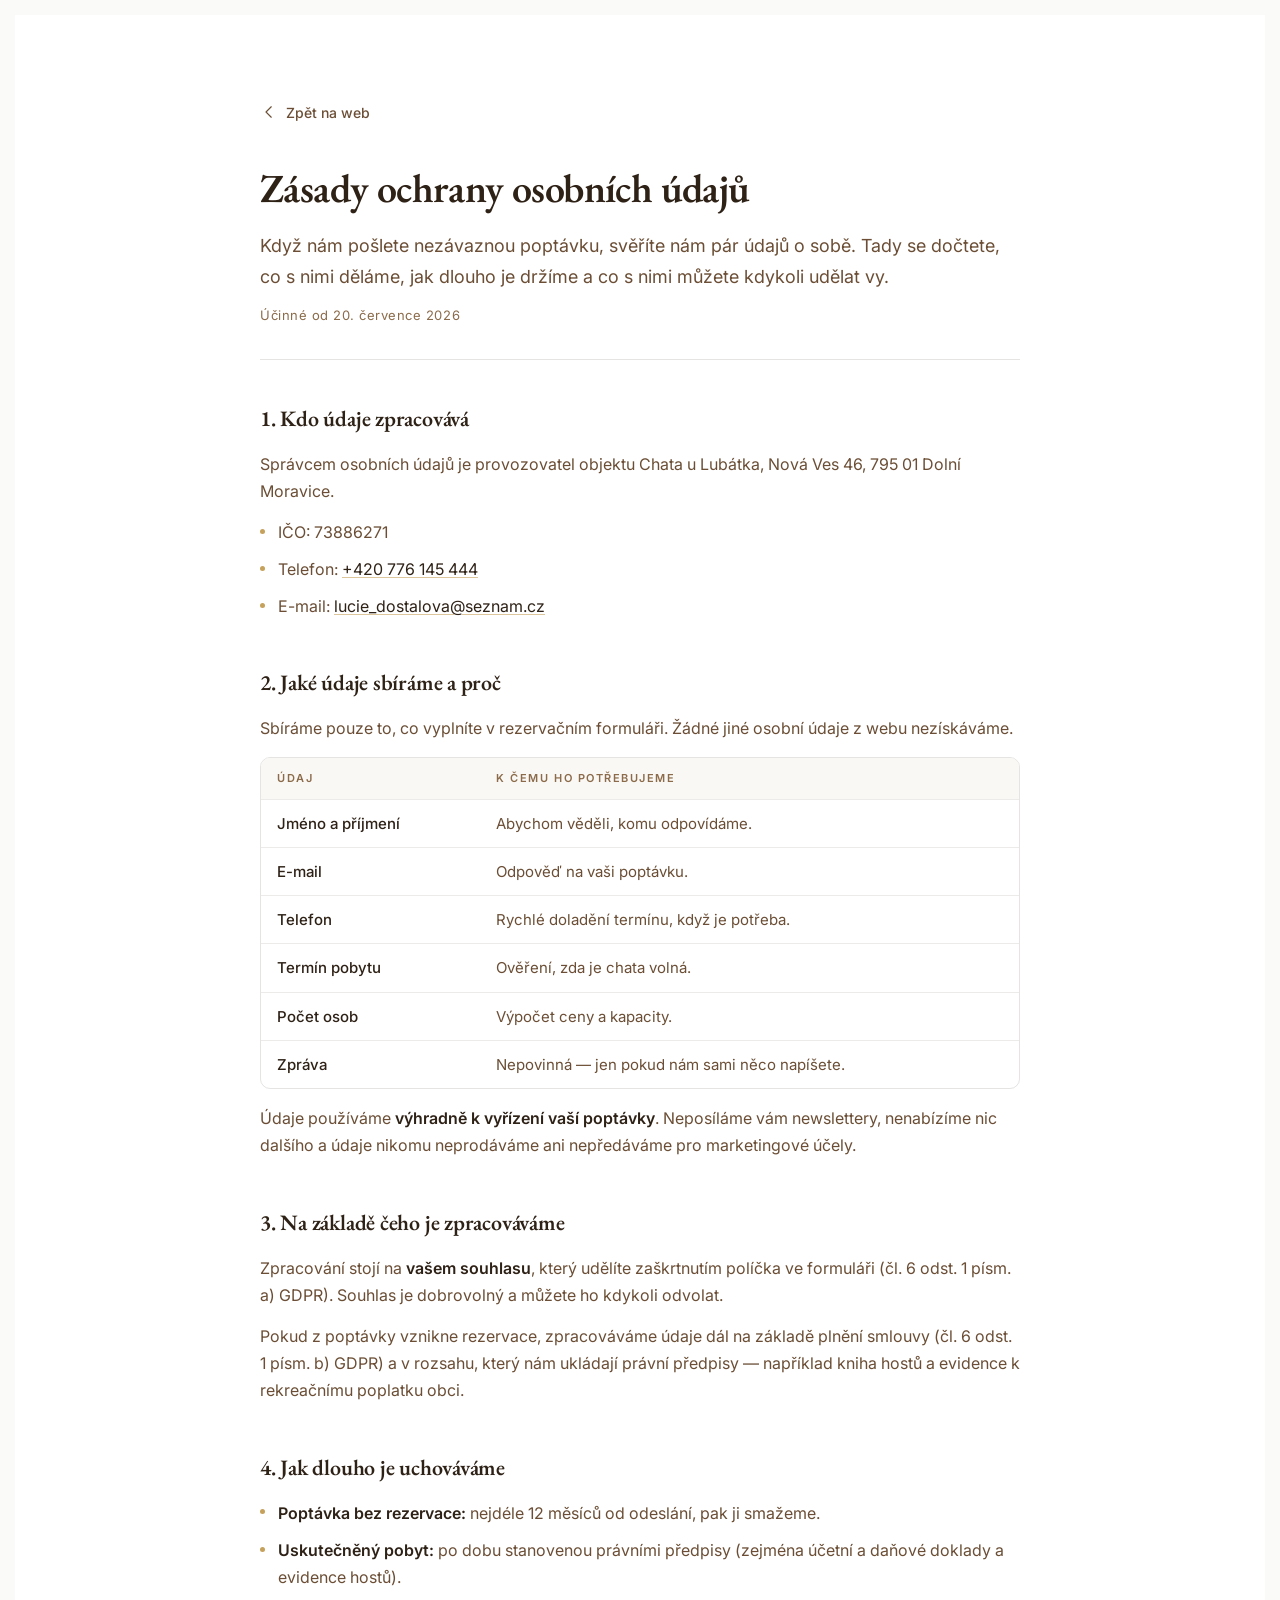
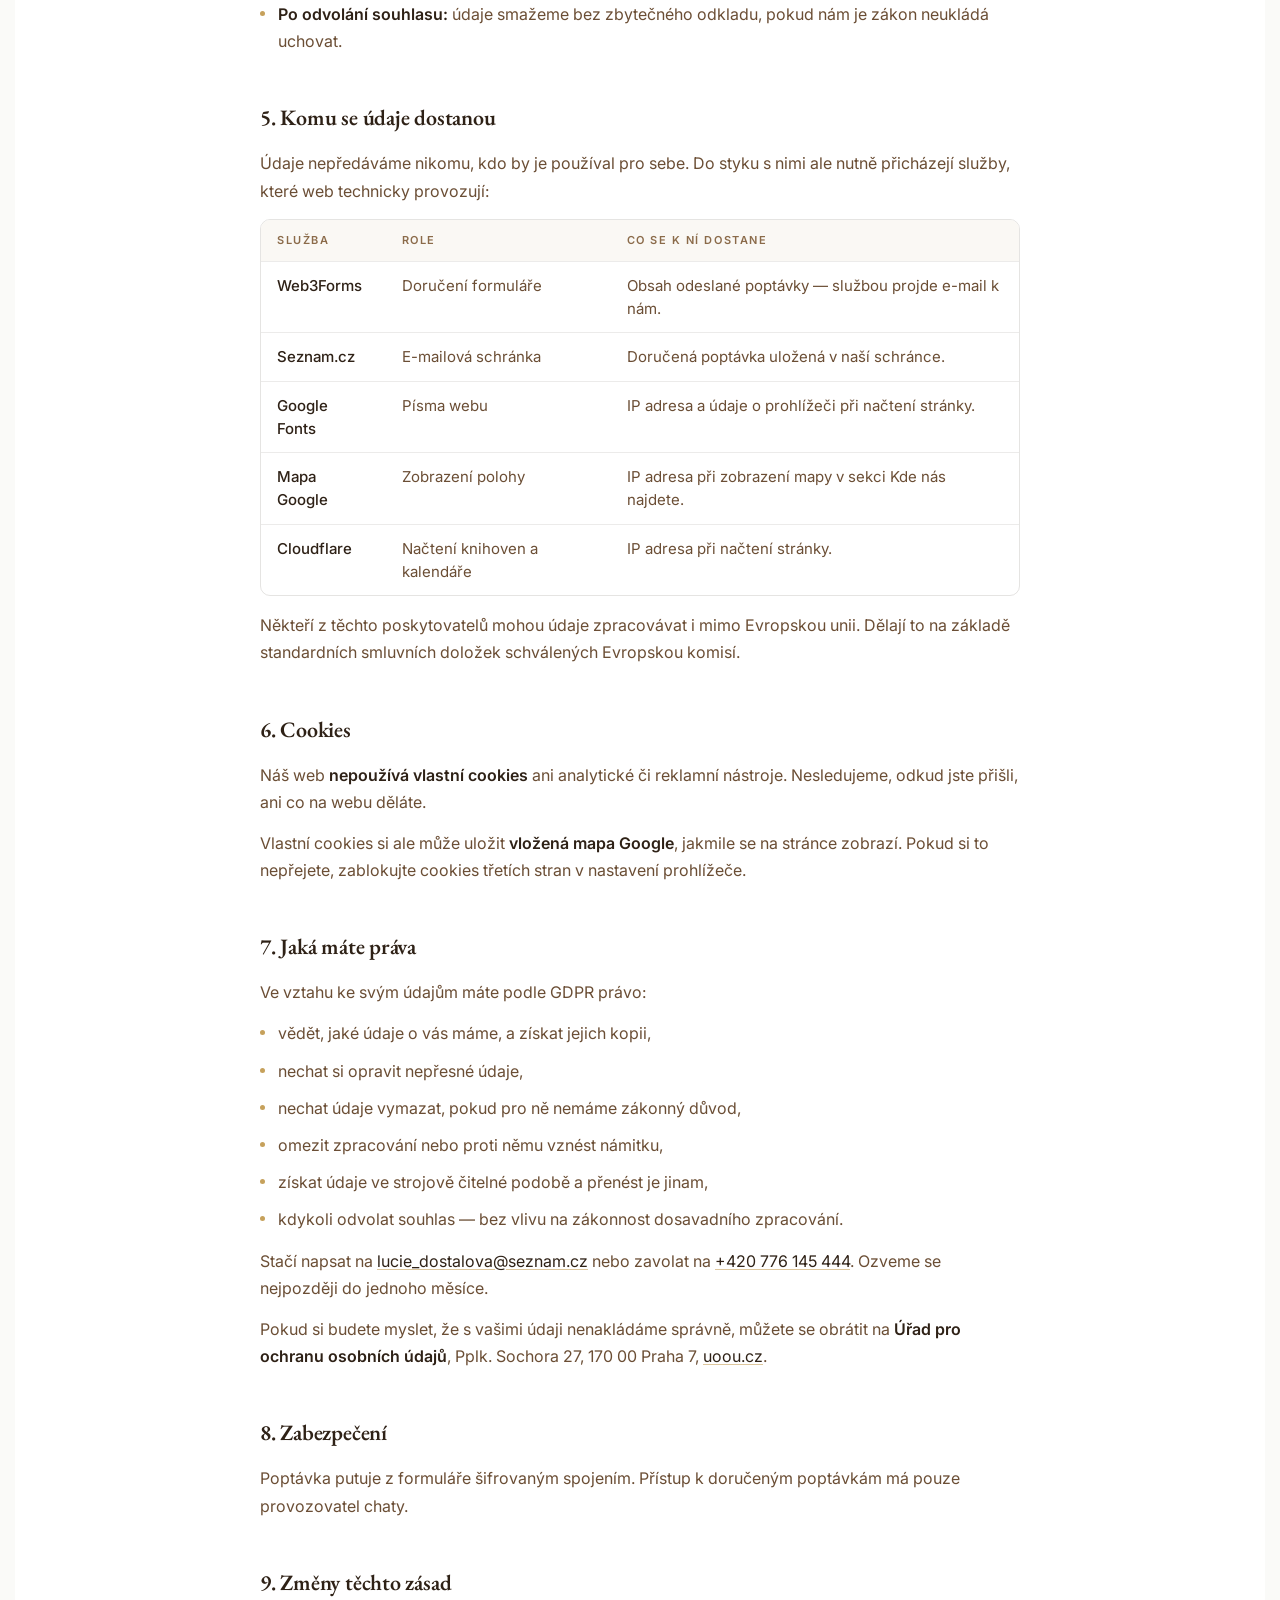
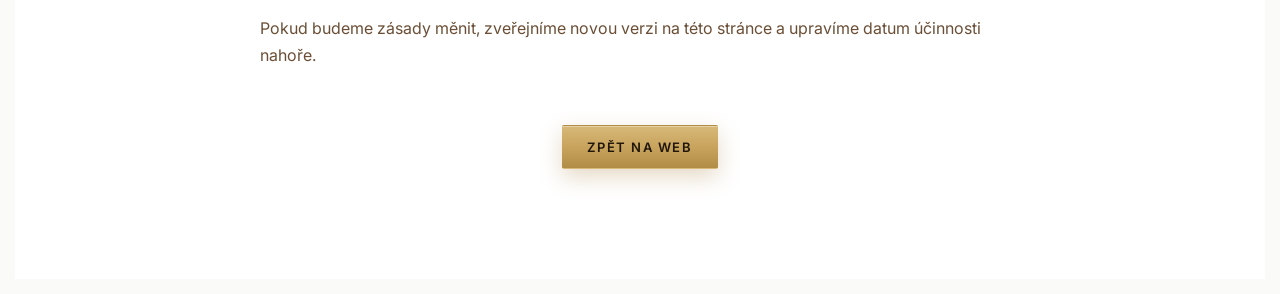
<file: zasady-ochrany-osobnich-udaju.html>
<!DOCTYPE html>
<html lang="cs">
<head>
  <meta charset="UTF-8" />
  <meta name="viewport" content="width=device-width, initial-scale=1" />
  <title>Zásady ochrany osobních údajů — Chata u Lubátka</title>
  <meta name="description" content="Jak Chata u Lubátka nakládá s osobními údaji, které nám pošlete přes rezervační formulář." />
  <meta name="robots" content="noindex, follow" />
  <meta name="theme-color" content="#1C140D" />
  <link rel="icon" href="data:image/svg+xml,<svg xmlns=%22http://www.w3.org/2000/svg%22 viewBox=%220 0 100 100%22><text y=%22.9em%22 font-size=%2290%22>🏠</text></svg>" />

  <link rel="preconnect" href="https://fonts.googleapis.com" />
  <link rel="preconnect" href="https://fonts.gstatic.com" crossorigin />
  <link rel="stylesheet" href="https://fonts.googleapis.com/css2?family=EB+Garamond:ital,wght@0,400;0,500;0,600;1,400&family=Inter:wght@400;500;600;700&display=swap" />
  <link rel="stylesheet" href="assets/css/style.css?v=40" />
</head>
<body>

  <main class="legal">
    <div class="legal__container">

      <a class="legal__back" href="index.html">
        <svg viewBox="0 0 24 24" fill="none" stroke="currentColor" stroke-width="1.5" stroke-linecap="round" stroke-linejoin="round" aria-hidden="true">
          <path d="M15 5l-7 7 7 7" />
        </svg>
        <span>Zpět na web</span>
      </a>

      <header class="legal__head">
        <h1 class="legal__title">Zásady ochrany osobních údajů</h1>
        <p class="legal__lead">
          Když nám pošlete nezávaznou poptávku, svěříte nám pár údajů o sobě.
          Tady se dočtete, co s nimi děláme, jak dlouho je držíme a co s nimi
          můžete kdykoli udělat vy.
        </p>
        <p class="legal__meta">Účinné od 20. července 2026</p>
      </header>

      <section class="legal__section">
        <h2>1. Kdo údaje zpracovává</h2>
        <p>
          Správcem osobních údajů je provozovatel objektu Chata u Lubátka,
          Nová Ves 46, 795 01 Dolní Moravice.
        </p>
        <ul>
          <li>IČO: 73886271</li>
          <li>Telefon: <a href="tel:+420776145444">+420 776 145 444</a></li>
          <li>E-mail: <a href="mailto:lucie_dostalova@seznam.cz">lucie_dostalova@seznam.cz</a></li>
        </ul>
      </section>

      <section class="legal__section">
        <h2>2. Jaké údaje sbíráme a proč</h2>
        <p>
          Sbíráme pouze to, co vyplníte v rezervačním formuláři. Žádné jiné
          osobní údaje z webu nezískáváme.
        </p>
        <div class="legal__table-wrap">
          <table class="legal__table">
            <thead>
              <tr><th>Údaj</th><th>K čemu ho potřebujeme</th></tr>
            </thead>
            <tbody>
              <tr><td>Jméno a příjmení</td><td>Abychom věděli, komu odpovídáme.</td></tr>
              <tr><td>E-mail</td><td>Odpověď na vaši poptávku.</td></tr>
              <tr><td>Telefon</td><td>Rychlé doladění termínu, když je potřeba.</td></tr>
              <tr><td>Termín pobytu</td><td>Ověření, zda je chata volná.</td></tr>
              <tr><td>Počet osob</td><td>Výpočet ceny a kapacity.</td></tr>
              <tr><td>Zpráva</td><td>Nepovinná — jen pokud nám sami něco napíšete.</td></tr>
            </tbody>
          </table>
        </div>
        <p>
          Údaje používáme <strong>výhradně k vyřízení vaší poptávky</strong>.
          Neposíláme vám newslettery, nenabízíme nic dalšího a údaje nikomu
          neprodáváme ani nepředáváme pro marketingové účely.
        </p>
      </section>

      <section class="legal__section">
        <h2>3. Na základě čeho je zpracováváme</h2>
        <p>
          Zpracování stojí na <strong>vašem souhlasu</strong>, který udělíte
          zaškrtnutím políčka ve formuláři (čl. 6 odst. 1 písm. a) GDPR).
          Souhlas je dobrovolný a můžete ho kdykoli odvolat.
        </p>
        <p>
          Pokud z poptávky vznikne rezervace, zpracováváme údaje dál na základě
          plnění smlouvy (čl. 6 odst. 1 písm. b) GDPR) a v rozsahu, který nám
          ukládají právní předpisy — například kniha hostů a evidence
          k rekreačnímu poplatku obci.
        </p>
      </section>

      <section class="legal__section">
        <h2>4. Jak dlouho je uchováváme</h2>
        <ul>
          <li>
            <strong>Poptávka bez rezervace:</strong> nejdéle 12 měsíců od
            odeslání, pak ji smažeme.
          </li>
          <li>
            <strong>Uskutečněný pobyt:</strong> po dobu stanovenou právními
            předpisy (zejména účetní a daňové doklady a evidence hostů).
          </li>
          <li>
            <strong>Po odvolání souhlasu:</strong> údaje smažeme bez zbytečného
            odkladu, pokud nám je zákon neukládá uchovat.
          </li>
        </ul>
      </section>

      <section class="legal__section">
        <h2>5. Komu se údaje dostanou</h2>
        <p>
          Údaje nepředáváme nikomu, kdo by je používal pro sebe. Do styku s nimi
          ale nutně přicházejí služby, které web technicky provozují:
        </p>
        <div class="legal__table-wrap">
          <table class="legal__table">
            <thead>
              <tr><th>Služba</th><th>Role</th><th>Co se k ní dostane</th></tr>
            </thead>
            <tbody>
              <tr>
                <td>Web3Forms</td>
                <td>Doručení formuláře</td>
                <td>Obsah odeslané poptávky — službou projde e-mail k nám.</td>
              </tr>
              <tr>
                <td>Seznam.cz</td>
                <td>E-mailová schránka</td>
                <td>Doručená poptávka uložená v naší schránce.</td>
              </tr>
              <tr>
                <td>Google Fonts</td>
                <td>Písma webu</td>
                <td>IP adresa a údaje o prohlížeči při načtení stránky.</td>
              </tr>
              <tr>
                <td>Mapa Google</td>
                <td>Zobrazení polohy</td>
                <td>IP adresa při zobrazení mapy v sekci Kde nás najdete.</td>
              </tr>
              <tr>
                <td>Cloudflare</td>
                <td>Načtení knihoven a kalendáře</td>
                <td>IP adresa při načtení stránky.</td>
              </tr>
            </tbody>
          </table>
        </div>
        <p>
          Někteří z těchto poskytovatelů mohou údaje zpracovávat i mimo Evropskou
          unii. Dělají to na základě standardních smluvních doložek schválených
          Evropskou komisí.
        </p>
      </section>

      <section class="legal__section">
        <h2>6. Cookies</h2>
        <p>
          Náš web <strong>nepoužívá vlastní cookies</strong> ani analytické či
          reklamní nástroje. Nesledujeme, odkud jste přišli, ani co na webu
          děláte.
        </p>
        <p>
          Vlastní cookies si ale může uložit <strong>vložená mapa Google</strong>,
          jakmile se na stránce zobrazí. Pokud si to nepřejete, zablokujte
          cookies třetích stran v nastavení prohlížeče.
        </p>
      </section>

      <section class="legal__section">
        <h2>7. Jaká máte práva</h2>
        <p>Ve vztahu ke svým údajům máte podle GDPR právo:</p>
        <ul>
          <li>vědět, jaké údaje o vás máme, a získat jejich kopii,</li>
          <li>nechat si opravit nepřesné údaje,</li>
          <li>nechat údaje vymazat, pokud pro ně nemáme zákonný důvod,</li>
          <li>omezit zpracování nebo proti němu vznést námitku,</li>
          <li>získat údaje ve strojově čitelné podobě a přenést je jinam,</li>
          <li>kdykoli odvolat souhlas — bez vlivu na zákonnost dosavadního zpracování.</li>
        </ul>
        <p>
          Stačí napsat na <a href="mailto:lucie_dostalova@seznam.cz">lucie_dostalova@seznam.cz</a>
          nebo zavolat na <a href="tel:+420776145444">+420 776 145 444</a>.
          Ozveme se nejpozději do jednoho měsíce.
        </p>
        <p>
          Pokud si budete myslet, že s vašimi údaji nenakládáme správně, můžete
          se obrátit na <strong>Úřad pro ochranu osobních údajů</strong>,
          Pplk. Sochora 27, 170 00 Praha 7,
          <a href="https://www.uoou.cz" target="_blank" rel="noopener noreferrer">uoou.cz</a>.
        </p>
      </section>

      <section class="legal__section">
        <h2>8. Zabezpečení</h2>
        <p>
          Poptávka putuje z formuláře šifrovaným spojením. Přístup k doručeným
          poptávkám má pouze provozovatel chaty.
        </p>
      </section>

      <section class="legal__section">
        <h2>9. Změny těchto zásad</h2>
        <p>
          Pokud budeme zásady měnit, zveřejníme novou verzi na této stránce
          a upravíme datum účinnosti nahoře.
        </p>
      </section>

      <p class="legal__foot">
        <a class="btn btn--gold" href="index.html"><span>Zpět na web</span></a>
      </p>

    </div>
  </main>

</body>
</html>
</file>
<file: assets/css/style.css>
/* =========================================================
   Chata u Lubátka — Hero (klasická varianta podle vzoru)
   Paleta odvozená z loga (teplá hnědá) + lesní zelená CTA
   ========================================================= */

:root {
  /* Barvy */
  --brown-900: #2E2116;
  --brown-700: #6B4E35;
  --brown-500: #8B6B4A;
  --cream:     #FAF6F0;
  --cream-dim: rgba(250, 246, 240, 0.78);

  --forest:      #4A5A46;
  --forest-dark: #3A4837;

  --on-dark:     #FFFFFF;
  --on-dark-dim: rgba(255, 255, 255, 0.82);

  /* Zlatá pro DROBNÉ popisky na světlém podkladu. Značková #C6A15B má
     na bílé kontrast jen 2,43:1, což u textu pod 24 px neprojde normou
     (žádá 4,5:1). Tahle drží stejný odstín (39°), jen je tmavší —
     4,87:1. Velké zlaté nadpisy zůstávají značkové. */
  --gold-text:   #8F6B28;

  /* Typografie — Airbnb styl: Inter všude (Cereal fallback),
     skromné váhy (500-600 pro display, 400 pro body). */
  /* Nadpisy: patkový EB Garamond (boutique/„drahý" dojem). Tělo textu: Inter. */
  --font-display: "EB Garamond", Georgia, "Times New Roman", serif;
  --font-body: "Inter", -apple-system, BlinkMacSystemFont, "Segoe UI", Roboto, sans-serif;

  /* Prostor */
  --space-xs: 8px;
  --space-sm: 16px;
  --space-md: 24px;
  --space-lg: 40px;
  --space-xl: 64px;
  --container: 1440px;

  /* Pohyb */
  --ease-out: cubic-bezier(0.22, 1, 0.36, 1);
  --dur-fast: 200ms;
  --dur-mid: 320ms;

  /* Vrstvy */
  --z-hero: 0;
  --z-scrim: 10;
  --z-content: 20;
  --z-header: 40;
  --z-menu: 50;
}

*, *::before, *::after { box-sizing: border-box; }

html { scroll-behavior: smooth; }

body {
  margin: 0;
  font-family: var(--font-body);
  color: var(--brown-900);
  background: #fafaf8;  /* Velmi lehký šedý tón — prémiový look */
  padding: clamp(8px, 1.2vw, 16px);  /* Jemný rámeček */
  -webkit-font-smoothing: antialiased;
}

img { display: block; max-width: 100%; }

a { text-decoration: none; color: inherit; }

:focus-visible {
  outline: 2px solid var(--cream);
  outline-offset: 3px;
  border-radius: 4px;
  box-shadow: 0 0 0 4px rgba(250, 246, 240, 0.15);
  transition: box-shadow 200ms ease;
}

/* ---------------------------------------------------------
   Tlačítka
   --------------------------------------------------------- */
.btn {
  display: inline-flex;
  align-items: center;
  justify-content: center;
  gap: 10px;
  min-height: 44px;
  padding: 12px 24px;
  border: 1px solid transparent;
  border-radius: 2px;
  cursor: pointer;
  font-family: var(--font-body);
  font-size: 0.8125rem;
  font-weight: 500;
  letter-spacing: 0.12em;
  text-transform: uppercase;
  white-space: nowrap;
  transition:
    background-color var(--dur-fast) ease,
    color var(--dur-fast) ease,
    border-color var(--dur-fast) ease,
    transform 280ms var(--ease-out),
    box-shadow 280ms ease,
    filter 280ms ease;
}

.btn svg { width: 18px; height: 18px; flex: none; }

.btn--primary {
  background: var(--forest);
  color: var(--on-dark);
}
.btn--primary:hover {
  background: var(--forest-dark);
  transform: translateY(-2px);
  box-shadow:
    0 6px 12px rgba(0, 0, 0, 0.2),
    0 12px 24px rgba(0, 0, 0, 0.1);
}
.btn--primary:active { transform: translateY(0); }

.btn--ghost {
  background: transparent;
  color: var(--on-dark);
  border-color: rgba(255, 255, 255, 0.55);
  backdrop-filter: blur(2px);
  transition:
    background-color var(--dur-fast) ease,
    border-color var(--dur-fast) ease,
    transform 280ms var(--ease-out),
    box-shadow 280ms ease;
}
.btn--ghost:hover {
  background: rgba(255, 255, 255, 0.15);
  border-color: #fff;
  transform: translateY(-2px);
  box-shadow:
    0 0 0 1px rgba(255, 255, 255, 0.2),
    0 8px 16px rgba(0, 0, 0, 0.15);
}

.btn--lg {
  min-height: 52px;
  padding: 16px 32px;
  font-size: 0.875rem;
}

/* ---------------------------------------------------------
   Hlavička
   --------------------------------------------------------- */
.site-header {
  position: fixed;
  inset: 0 0 auto 0;
  z-index: var(--z-header);
  padding-top: env(safe-area-inset-top);
  transition: background-color var(--dur-mid) ease, box-shadow var(--dur-mid) ease;
}

.site-header::before {
  content: "";
  position: absolute;
  inset: 0;
  background: linear-gradient(to bottom, rgba(20, 14, 9, 0.55), rgba(20, 14, 9, 0));
  pointer-events: none;
  transition: opacity var(--dur-mid) ease;
}

.site-header.is-scrolled {
  background: rgba(28, 20, 13, 0.86);
  backdrop-filter: blur(10px);
  box-shadow: 0 1px 0 rgba(255, 255, 255, 0.08);
}
.site-header.is-scrolled::before { opacity: 0; }

.nav {
  position: relative;
  display: grid;
  grid-template-columns: 1fr auto 1fr;
  align-items: center;
  gap: var(--space-md);
  max-width: var(--container);
  margin: 0 auto;
  padding: 20px clamp(16px, 4vw, 48px) 14px clamp(16px, 4vw, 48px);
}

.nav__links {
  display: flex;
  gap: clamp(16px, 2vw, 32px);
  margin: 0;
  padding: 0;
  list-style: none;
}

.nav__links a {
  position: relative;
  display: inline-block;
  padding: 10px 14px;
  color: var(--on-dark-dim);
  font-size: 0.75rem;
  font-weight: 500;
  letter-spacing: 0.14em;
  text-transform: uppercase;
  transition:
    color var(--dur-mid) ease,
    background-color 280ms ease;
  border-radius: 4px;
}

.nav__links a::before {
  content: "";
  position: absolute;
  inset: 0;
  background: rgba(255, 255, 255, 0.08);
  border-radius: 4px;
  opacity: 0;
  transition: opacity 280ms ease;
  pointer-events: none;
  z-index: -1;
}

.nav__links a::after {
  content: "";
  position: absolute;
  left: 0;
  right: 0;
  bottom: 3px;
  height: 1.5px;
  background: #fff;
  transform: scaleX(0);
  transform-origin: right;
  transition: transform var(--dur-mid) var(--ease-out);
  border-radius: 1px;
}

.nav__links a:hover {
  color: #fff;
}

.nav__links a:hover::before {
  opacity: 1;
}

.nav__links a:hover::after {
  transform: scaleX(1);
  transform-origin: left;
}

.nav__links a.is-active {
  color: #fff;
}

.nav__links a.is-active::after {
  transform: scaleX(1);
  transform-origin: left;
}

.nav__logo {
  display: block;
  justify-self: center;
  transition:
    transform 280ms var(--ease-out),
    filter 280ms ease;
}
.nav__logo img {
  width: clamp(64px, 8vw, 96px);
  height: auto;
  /* Hnědé logo na tmavé fotce → převedeme na krémově bílé */
  filter: brightness(0) invert(1) drop-shadow(0 2px 8px rgba(0, 0, 0, 0.35));
  transition: filter 280ms ease;
}
.nav__logo:hover {
  transform: scale(1.06);
  filter: drop-shadow(0 0 12px rgba(255, 255, 255, 0.15));
}
.nav__logo:hover img {
  filter: brightness(0) invert(1) drop-shadow(0 4px 16px rgba(255, 255, 255, 0.2));
}

.nav__actions {
  display: flex;
  align-items: center;
  justify-content: flex-end;
  gap: var(--space-md);
}

.nav__phone {
  display: inline-flex;
  align-items: center;
  gap: 8px;
  min-height: 44px;
  color: var(--on-dark);
  font-size: 0.8125rem;
  font-weight: 500;
  letter-spacing: 0.04em;
  transition:
    color var(--dur-fast) ease,
    filter 280ms ease,
    transform 280ms var(--ease-out);
}
.nav__phone svg { width: 18px; height: 18px; }
.nav__phone:hover {
  transform: translateY(-1px);
  filter: drop-shadow(0 4px 12px rgba(255, 255, 255, 0.12));
}

.nav__burger {
  display: none;
  flex-direction: column;
  justify-content: center;
  gap: 5px;
  width: 44px;
  height: 44px;
  padding: 0;
  border: 0;
  background: transparent;
  cursor: pointer;
}
.nav__burger span {
  display: block;
  width: 24px;
  height: 1.5px;
  margin: 0 auto;
  background: var(--on-dark);
  transition: transform var(--dur-mid) var(--ease-out), opacity var(--dur-fast) ease;
}
.nav__burger[aria-expanded="true"] span:nth-child(1) { transform: translateY(6.5px) rotate(45deg); }
.nav__burger[aria-expanded="true"] span:nth-child(2) { opacity: 0; }
.nav__burger[aria-expanded="true"] span:nth-child(3) { transform: translateY(-6.5px) rotate(-45deg); }

/* ---------------------------------------------------------
   Mobilní menu
   --------------------------------------------------------- */
.mobile-menu {
  position: fixed;
  inset: 0;
  z-index: var(--z-menu);
  display: flex;
  flex-direction: column;
  align-items: center;
  justify-content: center;
  gap: var(--space-lg);
  padding: var(--space-xl) var(--space-md);
  background: rgba(28, 20, 13, 0.97);
  backdrop-filter: blur(12px);
  opacity: 0;
  transition: opacity var(--dur-mid) ease;
}
.mobile-menu[hidden] { display: none; }
.mobile-menu.is-open { opacity: 1; }

.mobile-menu ul {
  display: flex;
  flex-direction: column;
  align-items: center;
  gap: var(--space-md);
  margin: 0;
  padding: 0;
  list-style: none;
}
.mobile-menu a {
  color: var(--on-dark);
  font-family: var(--font-display);
  font-size: 1.75rem;
  letter-spacing: 0.02em;
  transition:
    color 280ms ease,
    filter 280ms ease,
    transform 280ms var(--ease-out);
}
.mobile-menu a:hover {
  color: rgba(255, 255, 255, 0.9);
  transform: translateY(-2px);
  filter: drop-shadow(0 4px 12px rgba(255, 255, 255, 0.1));
}
.mobile-menu__phone {
  font-family: var(--font-body) !important;
  font-size: 0.9375rem !important;
  letter-spacing: 0.08em;
  color: var(--cream-dim) !important;
  transition: color 280ms ease, filter 280ms ease;
}
.mobile-menu__phone:hover {
  color: var(--on-dark) !important;
  filter: drop-shadow(0 2px 8px rgba(255, 255, 255, 0.08));
}

/* ---------------------------------------------------------
   Hero — prémiová karta s fotkou
   --------------------------------------------------------- */
.hero {
  position: relative;
  display: grid;
  place-items: center;
  min-height: calc(100vh - 48px);
  min-height: calc(100svh - 48px);
  border-radius: clamp(16px, 2.4vw, 28px);  /* Větší zaoblení pro eleganci */
  overflow: hidden;
  isolation: isolate;
  background: linear-gradient(160deg, #5C4632, #2E2116);
  /* Subtle shadow pro hloubku — prémiový look */
  box-shadow:
    0 4px 6px rgba(0, 0, 0, 0.07),
    0 10px 20px rgba(0, 0, 0, 0.06);
}

.hero__media {
  position: absolute;
  inset: -3% 0 -6% 0;  /* Fotka vyplňuje hero sekci */
  z-index: var(--z-hero);
}

.hero__media picture { display: contents; }

.hero__img {
  width: 100%;
  height: 100%;
  object-fit: cover;
  object-position: center 55%;
  transform-origin: center;
}

.hero__img--mobile {
  display: none;
  /* Statický ořez (dřív tu byl nekonečný Ken Burns zoom). Běžící animace
     transform uvnitř zaoblené, ořízlé hero sekce na iOS Safari způsobovala,
     že se při scrollu viewport vracel na začátek stránky. */
  transform: scale(1.06);
}
.hero__img--desktop {
  display: block;
  /* Stejný úvodní ořez jako dřív u Ken Burns (scale 1.06), ale pevný —
     video má vlastní pohyb, další animovaný zoom navíc jen sekal. */
  transform: scale(1.06);
}

@media (max-width: 768px) {
  .hero__img--mobile { display: block; }
  .hero__img--desktop { display: none; }
  .hero__img { object-position: center center; }
}

.hero__scrim {
  position: absolute;
  inset: 0;
  z-index: var(--z-scrim);
  /* Prémiový gradient overlay — zatemňuje video pro čitelnost textů */
  background:
    linear-gradient(135deg,
      rgba(20, 14, 9, 0.45) 0%,
      rgba(20, 14, 9, 0.68) 50%,
      rgba(20, 14, 9, 0.82) 100%);
}

.hero__vignette {
  position: absolute;
  inset: 0;
  z-index: var(--z-scrim);
  background: radial-gradient(ellipse at center, rgba(0, 0, 0, 0) 45%, rgba(0, 0, 0, 0.38) 100%);
}

.hero__content {
  position: relative;
  z-index: var(--z-content);
  display: flex;
  flex-direction: column;
  align-items: center;
  width: 100%;
  max-width: 900px;
  padding: 120px clamp(20px, 5vw, 40px) 140px;
  text-align: center;
  color: var(--on-dark);
  /* Vrstvený text-shadow pro hloubku + čitelnost: nejdřív blíž (ostřejší),
     pak dál (měkčí rozprostření). Celkem silnější pro prémiový look. */
  text-shadow:
    0 2px 4px rgba(0, 0, 0, 0.6),
    0 4px 12px rgba(0, 0, 0, 0.5),
    0 12px 32px rgba(0, 0, 0, 0.35);
  will-change: transform;
}

.hero__eyebrow {
  margin: 0 0 var(--space-md);
  font-size: clamp(0.6875rem, 1.4vw, 0.8125rem);
  font-weight: 500;
  letter-spacing: 0.28em;
  text-transform: uppercase;
  color: var(--on-dark-dim);
}

.hero__title {
  margin: 0;
  font-family: var(--font-display);
  font-weight: 600;  /* Airbnb: modest weight, ne těžký 700+ */
  font-size: clamp(2.75rem, 8.5vw, 7rem);
  line-height: 1.02;
  letter-spacing: -0.01em;
}

.hero__ornament {
  margin: clamp(20px, 3vw, 32px) 0;
  color: var(--on-dark-dim);
  transition: color 280ms ease, filter 280ms ease;
}
.hero__ornament svg {
  width: clamp(180px, 34vw, 260px);
  height: auto;
  overflow: visible;
}
.hero__ornament .orn-line { opacity: 0.7; }

.hero__subtitle {
  margin: 0;
  font-family: var(--font-body);  /* Sans-serif pro Airbnb styl */
  font-weight: 400;
  font-size: clamp(1.375rem, 3.6vw, 2.75rem);
  line-height: 1.25;
  color: var(--on-dark);
  transition: color 280ms ease, text-shadow 280ms ease;
}

.hero__cta {
  display: flex;
  flex-wrap: wrap;
  justify-content: center;
  gap: var(--space-sm);
  margin-top: clamp(32px, 4.5vw, 48px);
}

/* Indikátor scrollu */
.hero__scroll {
  position: absolute;
  left: 50%;
  bottom: calc(28px + env(safe-area-inset-bottom));
  z-index: var(--z-content);
  display: flex;
  flex-direction: column;
  align-items: center;
  gap: 10px;
  padding: 8px 16px;
  transform: translateX(-50%);
  color: var(--on-dark-dim);
  font-size: 0.6875rem;
  font-weight: 500;
  letter-spacing: 0.2em;
  text-transform: uppercase;
  transition: color var(--dur-fast) ease;
}
.hero__scroll:hover { color: var(--on-dark); }

.hero__scroll-line {
  position: relative;
  display: block;
  width: 1px;
  height: 48px;
  overflow: hidden;
  background: rgba(255, 255, 255, 0.28);
}
.hero__scroll-line::after {
  content: "";
  position: absolute;
  inset: 0 auto auto 0;
  width: 1px;
  height: 16px;
  background: #fff;
  animation: scroll-trace 2.2s var(--ease-out) infinite;
}

@keyframes scroll-trace {
  0%   { transform: translateY(-100%); }
  60%  { transform: translateY(300%); }
  100% { transform: translateY(300%); }
}

/* ---------------------------------------------------------
   Reveal animace — luxusní mikrointerakce
   --------------------------------------------------------- */
.reveal {
  animation: reveal-up 1200ms var(--ease-out) both;
  /* Glow efekt — subtle luminescence */
  text-shadow:
    0 0 20px rgba(255, 255, 255, 0),
    0 2px 8px rgba(0, 0, 0, 0.4);
}

@keyframes reveal-up {
  0% {
    opacity: 0;
    transform: translateY(32px);
    filter: blur(2px);
  }
  70% {
    filter: blur(0.5px);
  }
  to {
    opacity: 1;
    transform: none;
    filter: blur(0);
  }
}

@keyframes title-emerge {
  0% {
    opacity: 0;
    transform: translateY(24px) scaleY(0.92);
    filter: blur(3px);
    text-shadow: 0 0 30px rgba(255, 255, 255, 0.1);
  }
  50% {
    filter: blur(1px);
    text-shadow: 0 0 20px rgba(255, 255, 255, 0.25);
  }
  to {
    opacity: 1;
    transform: translateY(0) scaleY(1);
    filter: blur(0);
    text-shadow: 0 0 10px rgba(255, 255, 255, 0.15), 0 2px 8px rgba(0, 0, 0, 0.4);
  }
}

/* GSAP animace řídí hero__title a hero__subtitle */
/* .hero__title.reveal {
  animation: title-emerge 1400ms var(--ease-out) both;
}

.hero__subtitle.reveal {
  animation: title-emerge 1200ms var(--ease-out) both;
} */

.reveal[data-delay="1"] { animation-delay: 100ms; }
.reveal[data-delay="2"] { animation-delay: 280ms; }
.reveal[data-delay="3"] { animation-delay: 520ms; }
.reveal[data-delay="4"] { animation-delay: 680ms; }
.reveal[data-delay="5"] { animation-delay: 880ms; }
.reveal[data-delay="6"] { animation-delay: 1100ms; }

/* Ornament — rotace + fade + scale pro hloubku */
.hero__ornament svg {
  animation:
    ornament-draw 1400ms var(--ease-out) 520ms both,
    ornament-float 8s ease-in-out 1920ms infinite;
  transform-origin: center;
}

@keyframes ornament-draw {
  0% {
    transform: scaleX(0.6) scaleY(0.8);
    opacity: 0;
  }
  to {
    transform: scaleX(1) scaleY(1);
    opacity: 1;
  }
}

@keyframes ornament-float {
  0%, 100% { transform: translateY(0) scaleX(1); }
  50% { transform: translateY(-3px) scaleX(1.02); }
}

/* ---------------------------------------------------------
   Features — prémiový panel pod hero
   --------------------------------------------------------- */
.features {
  position: relative;
  padding: clamp(48px, 8vw, 80px) clamp(20px, 5vw, 40px);
  background: #fff;
  z-index: var(--z-hero) + 1;
}

.features__container {
  max-width: var(--container);
  margin: 0 auto;
}

.features__grid {
  display: grid;
  grid-template-columns: repeat(auto-fit, minmax(140px, 1fr));
  gap: clamp(20px, 3vw, 32px);
  padding: 0;
  list-style: none;
}

.feature-card {
  display: flex;
  flex-direction: column;
  align-items: center;
  justify-content: center;
  gap: var(--space-sm);
  padding: clamp(36px, 5vw, 48px) clamp(20px, 3vw, 28px);
  text-align: center;
  background: linear-gradient(135deg, #fafaf8 0%, #fff 100%);
  border: 1px solid rgba(46, 33, 22, 0.06);
  border-radius: clamp(12px, 2vw, 16px);
  transition:
    transform 320ms var(--ease-out),
    box-shadow 320ms ease,
    border-color 320ms ease,
    background 320ms ease;
  cursor: default;
}

.feature-card:hover {
  transform: translateY(-6px);
  box-shadow:
    0 8px 16px rgba(46, 33, 22, 0.1),
    0 16px 32px rgba(46, 33, 22, 0.08);
  border-color: rgba(74, 90, 70, 0.2);
  background: linear-gradient(135deg, #fff 0%, #fafaf8 100%);
}

.feature-card__icon {
  width: clamp(40px, 6vw, 56px);
  height: clamp(40px, 6vw, 56px);
  display: flex;
  align-items: center;
  justify-content: center;
  color: var(--forest);
  margin-bottom: clamp(4px, 1vw, 8px);
}

.feature-card__icon svg {
  width: 100%;
  height: 100%;
}

.feature-card__content {
  display: flex;
  flex-direction: column;
  gap: clamp(8px, 1.5vw, 12px);
}

.feature-card__number {
  margin: 0;
  font-family: var(--font-display);
  font-size: clamp(2.5rem, 6vw, 3.5rem);
  font-weight: 700;
  color: var(--forest);
  line-height: 1;
  letter-spacing: -0.02em;
  will-change: transform, opacity;
}

.feature-card__text {
  margin: 0;
  font-size: clamp(0.875rem, 1.4vw, 1rem);
  font-weight: 500;
  color: var(--brown-700);
  letter-spacing: 0.04em;
  text-transform: lowercase;
  will-change: transform, opacity;
}

/* ---------------------------------------------------------
   Reasons — "5 důvodů, proč si dopřát Jeseníky v týdnu"
   Tmavá fotosekce s jesenickými hřebeny + zlatavý akcent.
   Prémiový kontrast ke světlým sekcím kolem.
   --------------------------------------------------------- */
.reasons {
  --gold: #C6A15B;
  --gold-dim: rgba(198, 161, 91, 0.55);
  position: relative;
  isolation: isolate;
  padding: clamp(72px, 12vw, 140px) clamp(20px, 5vw, 40px);
  overflow: hidden;
  color: var(--on-dark);
}

.reasons__bg {
  position: absolute;
  inset: 0;
  z-index: -2;
  background: url("../reasons-bg.jpg") center / cover no-repeat;
  transform: scale(1.06);
  will-change: transform;
}

.reasons__overlay {
  position: absolute;
  inset: 0;
  z-index: -1;
  background:
    linear-gradient(180deg, rgba(21, 15, 9, 0.74) 0%, rgba(26, 19, 11, 0.82) 55%, rgba(21, 15, 9, 0.92) 100%),
    radial-gradient(120% 80% at 15% 0%, rgba(46, 33, 22, 0.12), transparent 60%);
}

.reasons__container {
  max-width: 960px;
  margin: 0 auto;
}

.reasons__head {
  max-width: 640px;
  margin-bottom: clamp(40px, 6vw, 72px);
}

.reasons__eyebrow {
  margin: 0 0 clamp(16px, 2vw, 22px);
  font-size: 0.75rem;
  font-weight: 600;
  letter-spacing: 0.32em;
  text-transform: uppercase;
  color: var(--gold);
}

.reasons__title {
  margin: 0;
  font-family: var(--font-display);
  font-size: clamp(2rem, 4.6vw, 3.25rem);
  font-weight: 600;
  line-height: 1.12;
  letter-spacing: -0.015em;
  color: var(--on-dark);
}

.reasons__title-line {
  display: block;
  overflow: hidden;
  padding-bottom: 0.06em;
}

.reasons__title-inner { display: block; }

.reasons__title-line--accent { color: var(--gold); }

.reasons__list {
  list-style: none;
  margin: 0;
  padding: 0;
  counter-reset: reason;
}

.reasons__item {
  position: relative;
  display: grid;
  grid-template-columns: clamp(64px, 8vw, 104px) 1fr;
  align-items: baseline;
  gap: clamp(16px, 3vw, 40px);
  padding: clamp(24px, 3.4vw, 36px) 0;
  border-top: 1px solid rgba(250, 246, 240, 0.14);
  transition: border-color var(--dur-mid) var(--ease-out);
}

.reasons__item:last-child {
  border-bottom: 1px solid rgba(250, 246, 240, 0.14);
}

.reasons__num {
  font-family: var(--font-display);
  font-size: clamp(1.75rem, 3.4vw, 2.75rem);
  font-weight: 700;
  line-height: 1;
  letter-spacing: -0.02em;
  color: transparent;
  -webkit-text-stroke: 1px var(--gold-dim);
  transition: color var(--dur-mid) var(--ease-out),
              -webkit-text-stroke-color var(--dur-mid) var(--ease-out);
}

.reasons__body { max-width: 640px; }

.reasons__item-title {
  margin: 0 0 clamp(6px, 1vw, 10px);
  font-family: var(--font-display);
  font-size: clamp(1.125rem, 2vw, 1.5rem);
  font-weight: 600;
  letter-spacing: -0.01em;
  color: var(--on-dark);
}

.reasons__item-text {
  margin: 0;
  font-size: clamp(0.9375rem, 1.4vw, 1.0625rem);
  font-weight: 400;
  line-height: 1.65;
  color: var(--on-dark-dim);
}

/* Hover — zlatavé číslo se rozsvítí a řádek zvýrazní */
@media (hover: hover) {
  .reasons__item:hover {
    border-top-color: var(--gold-dim);
  }
  .reasons__item:hover .reasons__num {
    color: var(--gold);
    -webkit-text-stroke-color: transparent;
  }
}

.reasons__cta {
  margin-top: clamp(40px, 6vw, 64px);
  text-align: center;
}

@media (max-width: 560px) {
  .reasons__item {
    grid-template-columns: 1fr;
    gap: clamp(8px, 2vw, 12px);
  }
  .reasons__num { color: var(--gold); -webkit-text-stroke-color: transparent; }
}

@media (prefers-reduced-motion: reduce) {
  .reasons__bg { transform: none; }
}

@keyframes fade-in-up {
  from {
    opacity: 0;
    transform: translateY(20px);
  }
  to {
    opacity: 1;
    transform: translateY(0);
  }
}

@keyframes fade-in {
  from {
    opacity: 0;
  }
  to {
    opacity: 1;
  }
}

/* ---------------------------------------------------------
   Story — "Vytvořeno z lásky k přírodě Jeseníků"
   --------------------------------------------------------- */
.story {
  position: relative;
  padding: clamp(72px, 12vw, 140px) clamp(20px, 5vw, 40px);
  background: #fff;
  overflow: hidden;
}

.story__container {
  display: grid;
  grid-template-columns: minmax(0, 0.9fr) minmax(0, 1.1fr);
  align-items: center;
  gap: clamp(40px, 6vw, 88px);
  max-width: var(--container);
  margin: 0 auto;
}

.story__head {
  max-width: 480px;
}

.story__title {
  margin: 0 0 clamp(20px, 3vw, 28px);
  font-family: var(--font-display);
  font-size: clamp(2rem, 4.4vw, 3.25rem);
  font-weight: 600;
  line-height: 1.12;
  letter-spacing: -0.015em;
  color: var(--brown-900);
}

.story__title-line {
  display: block;
  overflow: hidden;
  padding-bottom: 0.06em;
}

.story__title-inner {
  display: block;
}

.story__title-line--accent {
  color: var(--forest);
}

.story__text {
  margin: 0;
  font-size: clamp(0.9375rem, 1.4vw, 1.0625rem);
  line-height: 1.75;
  color: var(--brown-700);
}

/* Asymetrická mřížka — jedna vysoká fotka + dvě menší */
.story__gallery {
  display: grid;
  grid-template-columns: 1.15fr 0.85fr;
  grid-template-rows: repeat(2, 1fr);
  gap: clamp(12px, 1.6vw, 20px);
  aspect-ratio: 4 / 3.4;
}

.story__figure {
  margin: 0;
  min-height: 0;
}

.story__figure--tall {
  grid-row: span 2;
}

.story__frame {
  position: relative;
  width: 100%;
  height: 100%;
  overflow: hidden;
  border-radius: clamp(10px, 1.4vw, 16px);
  box-shadow:
    0 2px 6px rgba(46, 33, 22, 0.06),
    0 12px 32px rgba(46, 33, 22, 0.08);
}

.story__frame img {
  width: 100%;
  height: 100%;
  object-fit: cover;
  transform: scale(1.04);
  transition: transform 900ms var(--ease-out);
}

.story__figure:hover .story__frame img { transform: scale(1.1); }

/* Placeholder — dokud nejsou fotky, drží kompozici a nevypadá levně */
.story__placeholder {
  display: grid;
  place-items: center;
  width: 100%;
  height: 100%;
  background:
    repeating-linear-gradient(
      135deg,
      rgba(46, 33, 22, 0.035) 0 1px,
      transparent 1px 12px
    ),
    linear-gradient(150deg, #f3efe8 0%, #e7e0d5 100%);
}

.story__placeholder span {
  font-size: 0.6875rem;
  font-weight: 500;
  letter-spacing: 0.24em;
  text-transform: uppercase;
  color: var(--brown-500);
}

/* ---------------------------------------------------------
   Responzivita
   --------------------------------------------------------- */
@media (max-width: 960px) {
  /* Text nad galerií — vedle sebe už by byly oba sloupce příliš úzké. */
  .story__container { grid-template-columns: 1fr; }
  .story__head { max-width: 640px; }
}

@media (max-width: 1024px) {
  .nav__phone span { display: none; }
  .nav__phone { min-width: 44px; justify-content: center; }
}

@media (max-width: 860px) {
  .nav { grid-template-columns: auto 1fr auto; }
  .nav__links { display: none; }
  .nav__logo { justify-self: start; }
  .nav__actions .btn--primary span { display: none; }
  .nav__actions .btn--primary { padding: 12px 14px; }
  .nav__burger { display: flex; }
  .hero__cta { flex-direction: column; width: 100%; max-width: 340px; }
  .hero__cta .btn { width: 100%; }
}

@media (max-width: 700px) {
  /* Mobilní ořez je užší (1,18:1) — na výšku ho posadíme na chatu. */
  .hero__img { object-position: center 42%; }
}

@media (max-width: 560px) {
  /* Vysoká fotka přes celou šířku, dvě menší pod ní vedle sebe. */
  .story__gallery {
    grid-template-columns: 1fr 1fr;
    grid-template-rows: 1.25fr 0.75fr;
    aspect-ratio: 3 / 3.4;
  }
  .story__figure--tall { grid-row: span 1; grid-column: span 2; }
}

@media (max-width: 480px) {
  .nav__actions { gap: var(--space-xs); }
  .nav__actions .btn--primary { display: none; } /* CTA je v hero i v menu */
  .hero__content { padding-top: 108px; padding-bottom: 128px; }
}

/* Krajina na mobilu — nízká výška */
@media (max-height: 520px) and (orientation: landscape) {
  .hero { min-height: 620px; }
  .hero__scroll { display: none; }
  .hero__content { padding-top: 96px; padding-bottom: 48px; }
}

/* ---------------------------------------------------------
   Galerie fotografií — luxusní grid s GSAP efekty
   --------------------------------------------------------- */
.gallery {
  padding: var(--space-xl) var(--space-lg);
  background: #fafaf8;
}

.gallery__container {
  max-width: var(--container);
  margin: 0 auto;
}

.gallery__header {
  text-align: center;
  margin-bottom: clamp(2rem, 4vw, 3rem);
}

.gallery__title {
  font-family: var(--font-display);
  font-size: clamp(1.75rem, 5vw, 3rem);
  font-weight: 600;
  margin: 0;
  color: var(--brown-900);
}

.gallery__subtitle {
  font-family: var(--font-body);
  font-size: clamp(0.875rem, 1.5vw, 1.125rem);
  font-weight: 400;
  margin: 0.5rem 0 0 0;
  color: var(--brown-700);
}

.gallery__grid {
  display: grid;
  grid-template-columns: repeat(auto-fit, minmax(250px, 1fr));
  gap: clamp(1rem, 2vw, 1.5rem);
}

/* Na telefonu do dvou sloupců. V jednom sloupci měla galerie 2 767 px,
   tedy 3,4 obrazovky samého scrollování. Úvodní fotka zůstává přes
   celou šířku jako "hlavní záběr", zbylých osm se srovná do dvojic —
   detail si host stejně otevře poklepáním v prohlížeči fotek. */
@media (max-width: 767px) {
  .gallery__grid {
    grid-template-columns: repeat(2, minmax(0, 1fr));
    gap: 10px;
  }

  .gallery__item--featured {
    grid-column: 1 / -1;
  }
}

/* 4 sloupce, ne 5: velká fotka zabere 2×2 a zbylých 8 malých doplní
   mřížku na 4×3 přesně. Při 5 sloupcích zbývaly 3 prázdné buňky. */
@media (min-width: 1024px) {
  .gallery__grid {
    grid-template-columns: repeat(4, 1fr);
  }

  .gallery__item--featured {
    grid-column: span 2;
    grid-row: span 2;
  }
}

.gallery__item {
  position: relative;
  margin: 0;
  padding: 0;
  border: 0;
  background: none;
  cursor: zoom-in;
  overflow: hidden;
  border-radius: clamp(10px, 1.4vw, 16px);
  aspect-ratio: 1;
  box-shadow: 0 4px 6px rgba(0, 0, 0, 0.07), 0 10px 20px rgba(0, 0, 0, 0.06);
  transition: box-shadow 300ms ease;
}

/* Jemné ztmavení odspodu — dá fotkám hloubku a sjednotí různě
   světlé snímky do jedné mřížky. */
.gallery__item::after {
  content: "";
  position: absolute;
  inset: 0;
  background: linear-gradient(180deg, transparent 55%, rgba(11, 9, 6, 0.28) 100%);
  opacity: 0;
  transition: opacity 400ms var(--ease-out);
  pointer-events: none;
}

.gallery__item:hover {
  box-shadow: 0 8px 16px rgba(0, 0, 0, 0.15), 0 20px 40px rgba(0, 0, 0, 0.12);
}

.gallery__item:hover::after { opacity: 1; }

.gallery__item:focus-visible {
  outline: 2px solid var(--gold, #C6A15B);
  outline-offset: 3px;
}

.gallery__item img {
  width: 100%;
  height: 100%;
  object-fit: cover;
  display: block;
  transition: transform 600ms var(--ease-out);
}

.gallery__item:hover img {
  transform: scale(1.06);
}

/* ---------------------------------------------------------
   Prohlížeč fotek (lightbox)
   --------------------------------------------------------- */
.lightbox {
  position: fixed;
  inset: 0;
  z-index: 200;
  display: flex;
  align-items: center;
  justify-content: center;
  gap: clamp(8px, 2vw, 24px);
  padding: clamp(12px, 3vw, 40px);
  background: rgba(11, 9, 6, 0.94);
  backdrop-filter: blur(10px);
  opacity: 0;
  transition: opacity 280ms var(--ease-out);
}

.lightbox[hidden] { display: none; }
.lightbox.is-open { opacity: 1; }

.lightbox__figure {
  margin: 0;
  display: flex;
  flex-direction: column;
  align-items: center;
  gap: clamp(12px, 1.8vw, 18px);
  min-width: 0;
}

.lightbox__img {
  max-width: 100%;
  max-height: min(76vh, 900px);
  object-fit: contain;
  border-radius: 6px;
  box-shadow: 0 30px 90px rgba(0, 0, 0, 0.6);
  transition: opacity 200ms var(--ease-out);
}

.lightbox.is-swapping .lightbox__img { opacity: 0; }

.lightbox__caption {
  display: flex;
  flex-wrap: wrap;
  align-items: baseline;
  justify-content: center;
  gap: 6px 14px;
  max-width: 620px;
  text-align: center;
  font-size: 0.875rem;
  line-height: 1.5;
  color: rgba(250, 246, 240, 0.72);
}

.lightbox__counter {
  font-size: 0.75rem;
  font-weight: 600;
  letter-spacing: 0.14em;
  color: var(--gold, #C6A15B);
  white-space: nowrap;
}

.lightbox__nav,
.lightbox__close {
  flex: none;
  display: grid;
  place-items: center;
  padding: 0;
  border: 1px solid rgba(250, 246, 240, 0.16);
  border-radius: 50%;
  background: rgba(250, 246, 240, 0.04);
  color: rgba(250, 246, 240, 0.8);
  cursor: pointer;
  transition: background-color 200ms var(--ease-out),
              border-color 200ms var(--ease-out),
              color 200ms var(--ease-out);
}

.lightbox__nav { width: clamp(40px, 5vw, 52px); aspect-ratio: 1; }
.lightbox__nav svg { width: 22px; height: 22px; }

.lightbox__close {
  position: absolute;
  top: clamp(12px, 2.4vw, 28px);
  right: clamp(12px, 2.4vw, 28px);
  width: 42px;
  aspect-ratio: 1;
}
.lightbox__close svg { width: 20px; height: 20px; }

.lightbox__nav:hover,
.lightbox__close:hover {
  background: rgba(198, 161, 91, 0.16);
  border-color: rgba(198, 161, 91, 0.5);
  color: var(--gold, #C6A15B);
}

.lightbox__nav:focus-visible,
.lightbox__close:focus-visible {
  outline: 2px solid var(--gold, #C6A15B);
  outline-offset: 3px;
}

/* Na mobilu šipky pod fotku, ať nepřekrývají snímek */
@media (max-width: 640px) {
  .lightbox {
    flex-wrap: wrap;
    align-content: center;
  }
  .lightbox__figure { order: 1; flex-basis: 100%; }
  .lightbox__nav--prev { order: 2; }
  .lightbox__nav--next { order: 3; }
  .lightbox__img { max-height: 62vh; }
}

@media (prefers-reduced-motion: reduce) {
  .lightbox,
  .lightbox__img,
  .gallery__item img,
  .gallery__item::after { transition: none; }
}

/* ---------------------------------------------------------
   Omezený pohyb
   --------------------------------------------------------- */
@media (prefers-reduced-motion: reduce) {
  html { scroll-behavior: auto; }

  .hero__img { animation: none; transform: scale(1.02); }
  .hero__scroll-line::after { animation: none; height: 100%; opacity: 0.6; }

  .reveal,
  .hero__ornament svg {
    opacity: 1 !important;
    transform: none !important;
    animation: none !important;
  }

  /* story.js se při reduced-motion vůbec nespustí — obsah je vidět rovnou */
  .story__frame img { transition: none; }
  .story__figure:hover .story__frame img { transform: scale(1.04); }

  .btn:hover { transform: none; }
}

/* ---------------------------------------------------------
   Zlaté tlačítko (prémiové CTA v patičce)
   --------------------------------------------------------- */
.btn--gold {
  background: linear-gradient(180deg, #D8B978 0%, #C6A15B 55%, #B08C46 100%);
  color: #201607;
  font-weight: 600;
  box-shadow:
    inset 0 1px 0 rgba(255, 255, 255, 0.35),
    0 8px 22px rgba(160, 120, 50, 0.28);
}
.btn--gold:hover {
  background: linear-gradient(180deg, #E2C588 0%, #CFAA63 55%, #BB964D 100%);
  color: #201607;
  transform: translateY(-2px);
  box-shadow:
    inset 0 1px 0 rgba(255, 255, 255, 0.45),
    0 12px 30px rgba(160, 120, 50, 0.4);
}
.btn--gold:active { transform: translateY(0); }

/* ---------------------------------------------------------
   Patička — prémiová, tmavá, se zlatými akcenty
   --------------------------------------------------------- */
.footer {
  --fgold: #C6A15B;
  --fgold-soft: #D8B978;
  --fline: rgba(198, 161, 91, 0.22);
  position: relative;
  isolation: isolate;
  margin-top: clamp(8px, 1.2vw, 16px);
  padding: clamp(64px, 9vw, 120px) clamp(20px, 5vw, 56px) clamp(28px, 3vw, 40px);
  overflow: hidden;
  color: var(--on-dark);
  background:
    radial-gradient(140% 120% at 50% -20%, rgba(46, 33, 22, 0.55), transparent 60%),
    linear-gradient(180deg, #241a10 0%, #1c140c 45%, #150e07 100%);
}

/* Jemná zlatá záře nahoře pro hloubku */
.footer__glow {
  position: absolute;
  top: -40%;
  left: 50%;
  width: min(1100px, 120%);
  height: 520px;
  transform: translateX(-50%);
  z-index: -1;
  background: radial-gradient(ellipse at center, rgba(198, 161, 91, 0.14), transparent 62%);
  pointer-events: none;
}

/* Zlatý vlásový proužek úplně nahoře */
.footer::before {
  content: "";
  position: absolute;
  top: 0;
  left: 0;
  right: 0;
  height: 1px;
  background: linear-gradient(90deg, transparent, var(--fgold), transparent);
  opacity: 0.6;
}

.footer__inner {
  max-width: var(--container);
  margin: 0 auto;
}

/* --- Rezervační výzva --- */
.footer__cta {
  text-align: center;
  max-width: 720px;
  margin: 0 auto clamp(48px, 7vw, 84px);
}

.footer__cta-title {
  margin: 0 0 clamp(28px, 4vw, 40px);
  font-family: var(--font-display);
  font-size: clamp(1.75rem, 4.4vw, 3rem);
  font-weight: 600;
  line-height: 1.14;
  letter-spacing: -0.015em;
  color: var(--on-dark);
}

.footer__cta-actions {
  display: flex;
  flex-direction: column;
  align-items: center;
  gap: clamp(16px, 2.4vw, 22px);
}

.footer__cta-phone {
  font-size: 0.9375rem;
  letter-spacing: 0.02em;
  color: var(--on-dark-dim);
  transition: color var(--dur-fast) ease;
}
.footer__cta-phone strong {
  color: var(--on-dark);
  font-weight: 600;
}
.footer__cta-phone:hover { color: var(--fgold-soft); }

/* --- Dělící linka --- */
.footer__rule {
  height: 1px;
  background: linear-gradient(90deg, transparent, var(--fline) 15%, var(--fline) 85%, transparent);
}

/* --- Hlavní obsah (sloupce) --- */
.footer__main {
  display: grid;
  grid-template-columns: 1.6fr 1fr 1.2fr 1fr;
  gap: clamp(32px, 5vw, 64px);
  padding: clamp(48px, 6vw, 72px) 0;
}

.footer__brand { max-width: 340px; }

.footer__logo {
  width: clamp(92px, 11vw, 120px);
  height: auto;
  margin-bottom: clamp(20px, 2.8vw, 32px);
  /* Logo je tenká hnědá kresba (rgb 84,57,33) — na tmavé patičce mělo
     kontrast 1,75:1, tedy prakticky neviditelné. Převádíme na krémově
     bílou stejně jako v hlavičce; opacita 0.92 jen ubere ostrost, aby
     logo nekřičelo víc než nadpis nad ním. */
  filter: brightness(0) invert(1);
  opacity: 0.92;
  transition: opacity 280ms var(--ease-out);
}
.footer__logo:hover { opacity: 1; }

.footer__tagline {
  margin: 0;
  font-size: 0.9375rem;
  line-height: 1.7;
  color: var(--on-dark-dim);
}

.footer__col-title {
  margin: 0 0 clamp(18px, 2.4vw, 26px);
  font-size: 0.72rem;
  font-weight: 600;
  letter-spacing: 0.24em;
  text-transform: uppercase;
  color: rgba(255, 255, 255, 0.5);
}

.footer__links,
.footer__contact {
  list-style: none;
  margin: 0;
  padding: 0;
  display: flex;
  flex-direction: column;
  gap: clamp(12px, 1.6vw, 15px);
}

/* Odkazy s elegantním zlatým podtržením */
.footer__links a {
  position: relative;
  display: inline-block;
  font-size: 0.9375rem;
  color: var(--on-dark-dim);
  transition: color var(--dur-fast) ease;
}
.footer__links a::after {
  content: "";
  position: absolute;
  left: 0;
  bottom: -3px;
  width: 100%;
  height: 1px;
  background: var(--fgold);
  transform: scaleX(0);
  transform-origin: left;
  transition: transform var(--dur-mid) var(--ease-out);
}
.footer__links a:hover {
  color: var(--on-dark);
}
.footer__links a:hover::after { transform: scaleX(1); }

/* Kontakt s ikonami */
.footer__contact a,
.footer__contact-static {
  display: inline-flex;
  align-items: center;
  gap: 11px;
  font-size: 0.9375rem;
  color: var(--on-dark-dim);
  transition: color var(--dur-fast) ease;
}
.footer__contact a:hover { color: var(--fgold-soft); }
.footer__contact svg {
  width: 17px;
  height: 17px;
  flex: none;
  color: var(--fgold);
}

/* Na dotykovém displeji měly odkazy v patičce výšku 19 px a rozteč 32 px —
   pod doporučených 44 px, takže se snadno klepne vedle. Odsazení rozšíří
   plochu, aniž by se text opticky rozestoupil; podtržítko posouváme
   spolu s ním, aby zůstalo těsně pod písmem. */
@media (max-width: 767px) {
  .footer__links a,
  .footer__contact a {
    padding-block: 7px;
  }

  .footer__links a::after { bottom: 4px; }

  .footer__legal {
    display: inline-block;
    padding-block: 8px;
  }
}

.footer__social-note {
  margin: 0 0 clamp(16px, 2vw, 20px);
  font-size: 0.9375rem;
  line-height: 1.6;
  color: var(--on-dark-dim);
}

.footer__social {
  display: flex;
  gap: 12px;
}
.footer__social-link {
  display: inline-flex;
  align-items: center;
  justify-content: center;
  width: 42px;
  height: 42px;
  border: 1px solid var(--fline);
  border-radius: 50%;
  color: var(--on-dark-dim);
  transition:
    color var(--dur-fast) ease,
    border-color var(--dur-fast) ease,
    background-color var(--dur-fast) ease,
    transform 280ms var(--ease-out);
}
.footer__social-link svg { width: 19px; height: 19px; }
.footer__social-link:hover {
  color: #201607;
  background: var(--fgold);
  border-color: var(--fgold);
  transform: translateY(-2px);
}

/* --- Spodní lišta --- */
.footer__bottom {
  display: flex;
  justify-content: space-between;
  align-items: center;
  gap: 16px;
  padding-top: clamp(24px, 3vw, 34px);
  font-size: 0.8125rem;
  letter-spacing: 0.02em;
  color: rgba(255, 255, 255, 0.42);
}
.footer__made {
  margin: 0;
}
.footer__copy { margin: 0; }

/* --- Responzivita --- */
@media (max-width: 900px) {
  .footer__main {
    grid-template-columns: 1fr 1fr;
    gap: clamp(32px, 5vw, 48px) clamp(24px, 5vw, 40px);
  }
  .footer__brand { grid-column: 1 / -1; max-width: 460px; }
}

@media (max-width: 560px) {
  .footer__main {
    grid-template-columns: 1fr;
  }
  .footer__cta-title br { display: none; }
  .footer__bottom {
    flex-direction: column;
    align-items: flex-start;
    gap: 8px;
  }
}

@media (prefers-reduced-motion: reduce) {
  .footer__links a::after { transition: none; }
  .footer__social-link:hover,
  .btn--gold:hover { transform: none; }
}

/* ---------------------------------------------------------
   Kalendář volných termínů
   --------------------------------------------------------- */
.avail {
  --gold: #C6A15B;
  padding: clamp(72px, 12vw, 140px) clamp(20px, 5vw, 40px);
  background: #faf8f4;
}

.avail__container {
  max-width: 1120px;
  margin: 0 auto;
}

.avail__head {
  max-width: 640px;
  margin: 0 auto clamp(28px, 4vw, 40px);
  text-align: center;
}

.avail__eyebrow {
  margin: 0 0 clamp(14px, 2vw, 20px);
  font-size: 0.75rem;
  font-weight: 600;
  letter-spacing: 0.32em;
  text-transform: uppercase;
  color: var(--gold);
}

.avail__title {
  margin: 0 0 clamp(14px, 2vw, 20px);
  font-family: var(--font-display);
  font-size: clamp(1.75rem, 4vw, 2.75rem);
  font-weight: 600;
  line-height: 1.14;
  letter-spacing: -0.015em;
  color: var(--brown-900);
}

.avail__subtitle {
  margin: 0;
  font-size: clamp(0.9375rem, 1.4vw, 1.0625rem);
  line-height: 1.65;
  color: var(--brown-700);
}

/* Legenda */
.avail__legend {
  display: flex;
  justify-content: center;
  gap: clamp(20px, 4vw, 36px);
  margin-bottom: clamp(28px, 4vw, 44px);
}
.avail__legend-item {
  display: inline-flex;
  align-items: center;
  gap: 9px;
  font-size: 0.875rem;
  color: var(--brown-700);
}
.avail__swatch {
  width: 15px;
  height: 15px;
  border-radius: 4px;
  flex: none;
}
.avail__swatch--free {
  background: #fff;
  box-shadow: inset 0 0 0 1px rgba(198, 161, 91, 0.5);
}
.avail__swatch--booked {
  background: rgba(107, 78, 53, 0.16);
  box-shadow: inset 0 0 0 1px rgba(107, 78, 53, 0.22);
}

/* Mřížka měsíců */
.avail__grid {
  display: grid;
  grid-template-columns: repeat(auto-fill, minmax(248px, 1fr));
  gap: clamp(18px, 2.4vw, 28px);
}

.avail__loading,
.avail__error {
  grid-column: 1 / -1;
  text-align: center;
  color: var(--brown-700);
  font-size: 0.9375rem;
}
.avail__error a { color: var(--gold); text-decoration: underline; }

.avail__month {
  background: #fff;
  border: 1px solid rgba(198, 161, 91, 0.18);
  border-radius: 14px;
  padding: clamp(16px, 1.6vw, 22px);
  box-shadow: 0 6px 20px rgba(46, 33, 22, 0.05);
}

.avail__month-name {
  text-align: center;
  font-family: var(--font-display);
  font-size: 1rem;
  font-weight: 600;
  text-transform: capitalize;
  color: var(--brown-900);
  margin-bottom: 14px;
}

.avail__weekdays,
.avail__days {
  display: grid;
  grid-template-columns: repeat(7, 1fr);
  gap: 3px;
}
.avail__weekdays {
  margin-bottom: 6px;
}
.avail__weekdays span {
  text-align: center;
  font-size: 0.6875rem;
  font-weight: 600;
  letter-spacing: 0.04em;
  text-transform: uppercase;
  color: rgba(107, 78, 53, 0.55);
}

.avail__day {
  display: flex;
  align-items: center;
  justify-content: center;
  aspect-ratio: 1 / 1;
  font-size: 0.8125rem;
  border-radius: 7px;
  color: var(--brown-900);
}
.avail__day--pad { visibility: hidden; }

.avail__day--free {
  background: #fff;
  box-shadow: inset 0 0 0 1px rgba(198, 161, 91, 0.28);
  transition: background-color var(--dur-fast) ease, box-shadow var(--dur-fast) ease;
}

.avail__day--booked {
  background: rgba(107, 78, 53, 0.14);
  color: rgba(107, 78, 53, 0.62);
  text-decoration: line-through;
  text-decoration-thickness: 1px;
}

.avail__day--past {
  color: rgba(46, 33, 22, 0.22);
}

.avail__day--today {
  box-shadow: inset 0 0 0 2px var(--gold);
  font-weight: 700;
}

/* Patička kalendáře */
/* Rozbalovací tlačítko kalendáře — má smysl jen tam, kde měsíce schováváme,
   tedy na úzkých displejích. Na širokých je vidět všech šest rovnou. */
.avail__more { display: none; }

@media (max-width: 767px) {
  .avail__grid:not(.is-expanded) .avail__month--extra { display: none; }

  .avail__more {
    display: block;
    width: 100%;
    margin-top: 18px;
    padding: 14px 20px;
    font-family: inherit;
    font-size: 0.875rem;
    font-weight: 600;
    letter-spacing: 0.08em;
    text-transform: uppercase;
    color: var(--brown-900);
    background: transparent;
    border: 1px solid rgba(46, 33, 22, 0.22);
    border-radius: 10px;
    cursor: pointer;
    transition: border-color var(--dur-mid) var(--ease-out),
                background-color var(--dur-mid) var(--ease-out);
  }

  .avail__more:hover,
  .avail__more:focus-visible {
    border-color: var(--gold);
    background: rgba(198, 161, 91, 0.08);
  }
}

.avail__foot {
  display: flex;
  flex-wrap: wrap;
  justify-content: space-between;
  align-items: center;
  gap: 16px;
  margin-top: clamp(28px, 4vw, 40px);
}
.avail__updated {
  margin: 0;
  font-size: 0.8125rem;
  color: rgba(107, 78, 53, 0.7);
}

@media (hover: hover) {
  .avail__day--free:hover {
    background: rgba(198, 161, 91, 0.16);
    box-shadow: inset 0 0 0 1px rgba(198, 161, 91, 0.55);
  }
}

@media (max-width: 480px) {
  .avail__foot { flex-direction: column; align-items: stretch; text-align: center; }
  .avail__foot .btn { justify-content: center; }
}

/* ---------------------------------------------------------
   Ubytování — "Dost prostoru pro celou partu"
   --------------------------------------------------------- */
.stay {
  --gold: #C6A15B;
  padding: clamp(72px, 12vw, 140px) clamp(20px, 5vw, 40px);
  background: #ffffff;
}

.stay__container {
  max-width: 1120px;
  margin: 0 auto;
}

.stay__head {
  max-width: 680px;
  margin: 0 auto clamp(36px, 4.5vw, 56px);
  text-align: center;
}

.stay__title {
  margin: 0 0 clamp(14px, 2vw, 20px);
  font-family: var(--font-display);
  font-size: clamp(1.75rem, 4vw, 2.75rem);
  font-weight: 600;
  line-height: 1.14;
  letter-spacing: -0.015em;
  color: var(--brown-900);
}

.stay__subtitle {
  margin: 0;
  font-size: clamp(0.9375rem, 1.4vw, 1.0625rem);
  line-height: 1.65;
  color: var(--brown-700);
}

/* Klíčová čísla — bez boxu, jen vlasové linky (editoriální, ne "dashboard") */
.stay__stats {
  margin: 0 0 clamp(48px, 7vw, 88px);
  padding: clamp(26px, 3.4vw, 38px) 0;
  list-style: none;
  display: grid;
  grid-template-columns: repeat(4, 1fr);
  gap: clamp(12px, 1.6vw, 20px);
  border-top: 1px solid rgba(46, 33, 22, 0.12);
  border-bottom: 1px solid rgba(46, 33, 22, 0.12);
}

.stay__stat {
  position: relative;
  display: flex;
  flex-direction: column;
  align-items: center;
  gap: 8px;
  text-align: center;
}

.stay__stat + .stay__stat::before {
  content: "";
  position: absolute;
  left: calc(-1 * clamp(6px, 0.8vw, 10px));
  top: 8%;
  bottom: 8%;
  width: 1px;
  background: rgba(46, 33, 22, 0.1);
}

.stay__stat-num {
  font-family: var(--font-display);
  font-size: clamp(2rem, 4.2vw, 3.25rem);
  font-weight: 600;
  line-height: 1;
  letter-spacing: -0.03em;
  color: var(--gold);
}

.stay__stat-label {
  font-size: 0.6875rem;
  font-weight: 600;
  letter-spacing: 0.16em;
  text-transform: uppercase;
  color: var(--brown-500);
}

/* Dispozice — střídavý foto/text split (editoriální) */
.stay__floor {
  display: grid;
  grid-template-columns: 1fr 1fr;
  gap: clamp(24px, 4vw, 56px);
  align-items: center;
}

.stay__floor + .stay__floor {
  margin-top: clamp(40px, 6vw, 76px);
}

/* Druhý blok obráceně — text vlevo, fotka vpravo */
.stay__floor--reverse .stay__floor-media { order: 2; }

.stay__floor-media {
  position: relative;
  aspect-ratio: 2 / 1;
  overflow: hidden;
  border-radius: clamp(10px, 1.4vw, 16px);
  box-shadow: 0 4px 6px rgba(46, 33, 22, 0.05),
              0 24px 50px rgba(46, 33, 22, 0.13);
}

.stay__floor-media img {
  width: 100%;
  height: 100%;
  object-fit: cover;
  display: block;
  transition: transform 700ms var(--ease-out);
}

.stay__floor-body { min-width: 0; }

.stay__floor-tag {
  margin: 0 0 10px;
  font-size: 0.6875rem;
  font-weight: 600;
  letter-spacing: 0.18em;
  text-transform: uppercase;
  color: var(--gold-text);
}

.stay__floor-title {
  margin: 0 0 16px;
  font-family: var(--font-display);
  font-size: clamp(1.375rem, 2.6vw, 2rem);
  font-weight: 600;
  line-height: 1.2;
  letter-spacing: -0.015em;
  color: var(--brown-900);
}

.stay__floor-text {
  margin: 0;
  font-size: clamp(0.9375rem, 1.3vw, 1rem);
  line-height: 1.65;
  color: var(--brown-700);
}

.stay__rooms {
  margin: 0;
  padding: 0;
  list-style: none;
  display: flex;
  flex-direction: column;
  gap: 12px;
}

.stay__rooms li {
  position: relative;
  padding-left: 20px;
  font-size: clamp(0.9375rem, 1.3vw, 1rem);
  line-height: 1.6;
  color: var(--brown-700);
}

.stay__rooms li::before {
  content: "";
  position: absolute;
  left: 0;
  top: 0.62em;
  width: 6px;
  height: 6px;
  border-radius: 50%;
  background: var(--gold);
}

.stay__rooms strong {
  font-weight: 600;
  color: var(--brown-900);
}

/* Praktické informace — bez rámečků, oddělené vlasovou linkou */
.stay__notes {
  margin: clamp(48px, 7vw, 88px) 0 0;
  padding: clamp(34px, 4.4vw, 52px) 0 0;
  border-top: 1px solid rgba(46, 33, 22, 0.12);
  list-style: none;
  display: grid;
  grid-template-columns: repeat(3, 1fr);
  gap: clamp(26px, 3.4vw, 48px);
}

.stay__note { min-width: 0; }

.stay__note-title {
  margin: 0 0 8px;
  font-family: var(--font-display);
  font-size: 1.0625rem;
  font-weight: 600;
  color: var(--brown-900);
}

.stay__note-text {
  margin: 0;
  font-size: 0.9375rem;
  line-height: 1.6;
  color: var(--brown-700);
}

@media (hover: hover) {
  .stay__floor:hover .stay__floor-media img { transform: scale(1.04); }
}

@media (max-width: 820px) {
  .stay__floor {
    grid-template-columns: 1fr;
    gap: clamp(18px, 3vw, 24px);
  }
  /* fotka patří vždy nad text, i u obráceného bloku */
  .stay__floor--reverse .stay__floor-media { order: 0; }
  .stay__floor-media { aspect-ratio: 16 / 9; }
  .stay__notes { grid-template-columns: 1fr; }
}

@media (max-width: 640px) {
  .stay__stats { grid-template-columns: repeat(2, 1fr); gap: clamp(24px, 5vw, 32px); }
  .stay__stat + .stay__stat::before { display: none; }
  /* při dvou sloupcích odděl řádky linkou místo svislých čárek */
  .stay__stat:nth-child(n + 3) {
    padding-top: clamp(24px, 5vw, 32px);
    border-top: 1px solid rgba(46, 33, 22, 0.1);
  }
}

@media (prefers-reduced-motion: reduce) {
  .stay__floor-media img { transition: none; }
}

/* ---------------------------------------------------------
   Okolí — "Jeseníky přímo za prahem"
   --------------------------------------------------------- */
.around {
  --gold: #C6A15B;
  padding: clamp(72px, 12vw, 140px) clamp(20px, 5vw, 40px);
  background: #ffffff;
}

.around__container {
  max-width: 1120px;
  margin: 0 auto;
}

.around__head {
  max-width: 640px;
  margin: 0 auto clamp(32px, 4.5vw, 52px);
  text-align: center;
}

.around__title {
  margin: 0 0 clamp(14px, 2vw, 20px);
  font-family: var(--font-display);
  font-size: clamp(1.75rem, 4vw, 2.75rem);
  font-weight: 600;
  line-height: 1.14;
  letter-spacing: -0.015em;
  color: var(--brown-900);
}

.around__subtitle {
  margin: 0;
  font-size: clamp(0.9375rem, 1.4vw, 1.0625rem);
  line-height: 1.65;
  color: var(--brown-700);
}

/* Fotkové dlaždice — text leží na fotce pod tmavým přechodem */
.around__cards {
  display: grid;
  grid-template-columns: repeat(3, 1fr);
  gap: clamp(16px, 2.4vw, 24px);
}

.around__card {
  position: relative;
  display: flex;
  align-items: flex-end;
  aspect-ratio: 3 / 4;
  /* Pojistka pro úzké sloupce: text zabírá ~200 px, bez minima by z fotky
     v přechodovém pásmu (~850 px) zbyl proužek. */
  min-height: 360px;
  overflow: hidden;
  border-radius: clamp(10px, 1.4vw, 16px);
  box-shadow: 0 4px 6px rgba(46, 33, 22, 0.05),
              0 24px 50px rgba(46, 33, 22, 0.14);
}

.around__card img {
  position: absolute;
  inset: 0;
  width: 100%;
  height: 100%;
  object-fit: cover;
  transition: transform 800ms var(--ease-out);
}

/* Přechod drží text čitelný bez ohledu na to, co je na fotce pod ním */
.around__card-scrim {
  position: absolute;
  inset: 0;
  background: linear-gradient(
    180deg,
    rgba(46, 33, 22, 0.12) 0%,
    rgba(46, 33, 22, 0.42) 42%,
    rgba(28, 20, 13, 0.88) 100%
  );
}

.around__card-body {
  position: relative;
  padding: clamp(20px, 2.6vw, 30px);
}

.around__card-title {
  margin: 0 0 10px;
  font-family: var(--font-display);
  font-size: clamp(1.0625rem, 1.8vw, 1.375rem);
  font-weight: 600;
  letter-spacing: -0.01em;
  color: var(--on-dark);
}

.around__card-text {
  margin: 0;
  font-size: clamp(0.875rem, 1.2vw, 0.9375rem);
  line-height: 1.6;
  color: rgba(250, 246, 240, 0.85);
}

@media (hover: hover) {
  .around__card:hover img { transform: scale(1.05); }
}

@media (max-width: 820px) {
  .around__cards { grid-template-columns: 1fr; }
  /* Text leží na fotce, takže dlaždice musí zůstat vysoká — s nízkým
     poměrem (16/9) by text zabral celou plochu a fotka by zmizela. */
  .around__card {
    aspect-ratio: auto;
    min-height: clamp(340px, 48vw, 420px);
  }
}

@media (prefers-reduced-motion: reduce) {
  .around__card img { transition: none; }
}

/* ---------------------------------------------------------
   Tipy na výlety — prémiová tmavá sekce s filmovým videem
   Stejná rodina jako ceník/patička (teplá černá) + zlato.
   --------------------------------------------------------- */
.trips {
  --gold: #C6A15B;
  --gold-soft: #D8B978;
  --gold-dim: rgba(198, 161, 91, 0.55);
  position: relative;
  isolation: isolate;
  padding: clamp(72px, 12vw, 140px) clamp(20px, 5vw, 40px);
  background: linear-gradient(180deg, #16120C 0%, #100C08 58%, #0B0906 100%);
  color: var(--on-dark);
  overflow: hidden;
}

.trips__glow {
  position: absolute;
  top: -32%;
  left: 50%;
  transform: translateX(-50%);
  width: min(1400px, 130%);
  height: min(780px, 80%);
  background: radial-gradient(
    ellipse at 50% 50%,
    rgba(198, 161, 91, 0.11) 0%,
    rgba(198, 161, 91, 0.04) 42%,
    transparent 70%
  );
  pointer-events: none;
  z-index: -1;
}

.trips__container {
  position: relative;
  z-index: 1;
  max-width: 1120px;
  margin: 0 auto;
}

.trips__head {
  max-width: 680px;
  margin: 0 auto clamp(40px, 5vw, 64px);
  text-align: center;
}

.trips__title {
  margin: 0 0 clamp(16px, 2.2vw, 24px);
  font-family: var(--font-display);
  font-size: clamp(1.9rem, 4.4vw, 3rem);
  font-weight: 600;
  line-height: 1.12;
  letter-spacing: -0.015em;
  color: var(--on-dark);
}

.trips__title-line {
  display: block;
  overflow: hidden;
  padding-bottom: 0.06em;
}

.trips__title-inner { display: block; }

.trips__title-line--accent { color: var(--gold); }

.trips__subtitle {
  margin: 0 auto;
  max-width: 620px;
  font-size: clamp(0.9375rem, 1.4vw, 1.0625rem);
  line-height: 1.65;
  color: var(--on-dark-dim);
}

/* --- Filmový videopřehrávač (fasáda) --- */
.trips__video {
  position: relative;
  margin: 0 0 clamp(40px, 6vw, 72px);
  aspect-ratio: 16 / 9;
  border-radius: clamp(12px, 1.6vw, 20px);
  overflow: hidden;
  border: 1px solid rgba(198, 161, 91, 0.28);
  background: #000;
  box-shadow:
    0 2px 0 rgba(255, 255, 255, 0.04) inset,
    0 30px 80px rgba(0, 0, 0, 0.55),
    0 8px 24px rgba(0, 0, 0, 0.4);
}

.trips__player {
  position: absolute;
  inset: 0;
  width: 100%;
  height: 100%;
  margin: 0;
  padding: 0;
  border: 0;
  background: none;
  cursor: pointer;
  display: block;
  text-decoration: none;
  color: inherit;
}

.trips__thumb {
  position: absolute;
  inset: 0;
  width: 100%;
  height: 100%;
  object-fit: cover;
  transition: transform 900ms var(--ease-out);
}

.trips__video-scrim {
  position: absolute;
  inset: 0;
  background:
    radial-gradient(70% 70% at 50% 44%, rgba(0, 0, 0, 0.12), rgba(0, 0, 0, 0.5)),
    linear-gradient(180deg, transparent 55%, rgba(11, 9, 6, 0.78) 100%);
  transition: opacity 400ms ease;
}

.trips__play {
  position: absolute;
  top: 50%;
  left: 50%;
  transform: translate(-50%, -50%);
  width: clamp(72px, 8vw, 100px);
  height: clamp(72px, 8vw, 100px);
  display: grid;
  place-items: center;
  border-radius: 50%;
  color: #201607;
  background: linear-gradient(180deg, #D8B978 0%, #C6A15B 55%, #B08C46 100%);
  box-shadow:
    inset 0 1px 0 rgba(255, 255, 255, 0.5),
    0 12px 34px rgba(0, 0, 0, 0.45);
  transition: transform 320ms var(--ease-out), box-shadow 320ms ease;
}

/* Pulzující zlatý prstenec kolem tlačítka — jemný, prémiový */
.trips__play::before {
  content: "";
  position: absolute;
  inset: -10px;
  border-radius: 50%;
  border: 1px solid rgba(198, 161, 91, 0.6);
  animation: trips-pulse 2600ms var(--ease-out) infinite;
}

.trips__play svg {
  width: 34%;
  height: 34%;
  margin-left: 8%; /* optické vycentrování trojúhelníku */
}

@keyframes trips-pulse {
  0%   { transform: scale(1);    opacity: 0.7; }
  70%  { transform: scale(1.35); opacity: 0;   }
  100% { transform: scale(1.35); opacity: 0;   }
}


/* --- Filmová „chrome" přehrávače (fasáda) ------------------------------
   Horní lišta s názvem videa + spodní lišta s ukazatelem a ikonami.
   Celá vrstva je jen vizuální: pointer-events: none, takže kliknutí
   projde na odkaz .trips__player pod ní, který video otevře na YouTube. */
.trips__chrome {
  position: absolute;
  inset: 0;
  z-index: 2;
  display: flex;
  flex-direction: column;
  justify-content: space-between;
  pointer-events: none;
  transition: opacity 400ms ease;
}

.trips__chrome-bar {
  display: flex;
  align-items: center;
  gap: 14px;
  padding: clamp(12px, 2.1vw, 20px) clamp(14px, 2.6vw, 26px);
}

.trips__chrome-bar--top {
  justify-content: space-between;
  background: linear-gradient(180deg, rgba(11, 9, 6, 0.5) 0%, rgba(11, 9, 6, 0) 100%);
}

.trips__chrome-bar--bottom {
  background: linear-gradient(0deg, rgba(11, 9, 6, 0.62) 0%, rgba(11, 9, 6, 0) 100%);
}

.trips__chrome-title {
  font-family: var(--font-display);
  font-size: clamp(0.95rem, 1.5vw, 1.15rem);
  font-weight: 600;
  letter-spacing: 0.01em;
  color: #fff;
  text-shadow: 0 1px 14px rgba(0, 0, 0, 0.55);
}

.trips__chrome-meta {
  flex-shrink: 0;
  font-size: 0.72rem;
  font-weight: 600;
  letter-spacing: 0.09em;
  text-transform: uppercase;
  color: rgba(255, 255, 255, 0.72);
  text-shadow: 0 1px 10px rgba(0, 0, 0, 0.55);
}

.trips__chrome-track {
  position: relative;
  flex: 1;
  height: 3px;
  border-radius: 999px;
  background: rgba(255, 255, 255, 0.26);
  overflow: hidden;
}

.trips__chrome-fill {
  position: absolute;
  inset: 0 auto 0 0;
  width: 26%;
  border-radius: 999px;
  background: linear-gradient(90deg, var(--gold-soft), var(--gold));
  transition: width 500ms var(--ease-out);
}

.trips__chrome-icons {
  display: flex;
  flex-shrink: 0;
  gap: 14px;
  color: rgba(255, 255, 255, 0.85);
}

.trips__chrome-icons svg {
  width: 18px;
  height: 18px;
}

@media (hover: hover) {
  .trips__player:hover ~ .trips__chrome .trips__chrome-fill { width: 32%; }
  .trips__player:hover .trips__thumb { transform: scale(1.045); }
  .trips__player:hover .trips__play {
    transform: translate(-50%, -50%) scale(1.06);
    box-shadow:
      inset 0 1px 0 rgba(255, 255, 255, 0.55),
      0 16px 40px rgba(0, 0, 0, 0.5);
  }
}

/* --- Karty s tipy --- */
@media (prefers-reduced-motion: reduce) {
  .trips__play::before { animation: none; }
  .trips__thumb { transition: none; }
  .trips__chrome-fill { transition: none; }
}

/* ---------------------------------------------------------
   Tlačítko — obrys pro světlá pozadí
   --------------------------------------------------------- */
.btn--outline {
  background: transparent;
  color: var(--brown-900);
  border-color: rgba(46, 33, 22, 0.28);
}
.btn--outline:hover {
  background: var(--brown-900);
  color: var(--cream);
  border-color: var(--brown-900);
  transform: translateY(-2px);
  box-shadow: 0 10px 24px rgba(46, 33, 22, 0.18);
}
.btn--outline:active { transform: translateY(0); }

/* ---------------------------------------------------------
   Speciální nabídky — balíčky pobytů (foto-karty)
   Světlá sekce jako rytmický kontrast před tmavým ceníkem.
   --------------------------------------------------------- */
.offers {
  --gold: #C6A15B;
  padding: clamp(72px, 12vw, 140px) clamp(20px, 5vw, 40px);
  background: #fafaf8;
}

.offers__container {
  max-width: 1120px;
  margin: 0 auto;
}

.offers__head {
  max-width: 640px;
  margin: 0 auto clamp(32px, 4.5vw, 52px);
  text-align: center;
}

.offers__title {
  margin: 0 0 clamp(14px, 2vw, 20px);
  font-family: var(--font-display);
  font-size: clamp(1.9rem, 4.2vw, 3rem);
  line-height: 1.12;
  color: var(--brown-900);
}

.offers__title-line { display: block; }
.offers__title-line--accent { color: var(--gold); }

.offers__subtitle {
  margin: 0;
  font-size: clamp(0.9375rem, 1.4vw, 1.0625rem);
  line-height: 1.65;
  color: var(--brown-700);
}

.offers__grid {
  list-style: none;
  margin: 0;
  padding: 0;
  display: grid;
  /* 5 karet — 3 sloupce dají vyvážené řádky 3+2 (u 4 by poslední
     karta osaměla na vlastním řádku) a karty mají víc vzduchu. */
  grid-template-columns: repeat(3, 1fr);
  gap: clamp(16px, 2vw, 24px);
}

.offers__card { display: flex; }

.offers__link {
  display: flex;
  flex-direction: column;
  width: 100%;
  background: #ffffff;
  border: 1px solid rgba(46, 33, 22, 0.08);
  border-radius: clamp(12px, 1.4vw, 16px);
  overflow: hidden;
  box-shadow:
    0 4px 6px rgba(46, 33, 22, 0.04),
    0 20px 40px rgba(46, 33, 22, 0.1);
  transition: transform var(--dur-mid) var(--ease-out), box-shadow var(--dur-mid) ease;
}

.offers__media {
  position: relative;
  display: block;
  aspect-ratio: 4 / 3;
  overflow: hidden;
}

.offers__media img {
  position: absolute;
  inset: 0;
  width: 100%;
  height: 100%;
  object-fit: cover;
  transition: transform 800ms var(--ease-out);
}

.offers__scrim {
  position: absolute;
  inset: 0;
  background: linear-gradient(180deg, transparent 45%, rgba(28, 20, 13, 0.34) 100%);
}

.offers__tag {
  position: absolute;
  top: 14px;
  left: 14px;
  padding: 6px 12px;
  border-radius: 2px;
  background: rgba(198, 161, 91, 0.96);
  color: #201607;
  font-family: var(--font-body);
  font-size: 0.6875rem;
  font-weight: 600;
  letter-spacing: 0.12em;
  text-transform: uppercase;
}

.offers__body {
  display: flex;
  flex-direction: column;
  flex: 1;
  gap: clamp(8px, 1.2vw, 10px);
  padding: clamp(20px, 2vw, 26px);
}

.offers__name {
  font-family: var(--font-display);
  font-size: clamp(1.25rem, 1.9vw, 1.5rem);
  font-weight: 500;
  letter-spacing: 0;
  color: var(--brown-900);
}

.offers__text {
  font-size: clamp(0.875rem, 1.2vw, 0.9375rem);
  line-height: 1.6;
  color: var(--brown-700);
  flex: 1;
}

.offers__price {
  display: flex;
  align-items: baseline;
  flex-wrap: wrap;
  gap: 6px;
  margin-top: 4px;
  font-family: var(--font-display);
  font-size: clamp(1.25rem, 1.8vw, 1.5rem);
  font-weight: 600;
  color: var(--brown-900);
}

.offers__price-from {
  font-family: var(--font-body);
  font-size: 0.75rem;
  font-weight: 600;
  letter-spacing: 0.1em;
  text-transform: uppercase;
  color: var(--gold-text);
}

.offers__price-unit {
  font-family: var(--font-body);
  font-size: 0.8125rem;
  font-weight: 400;
  color: var(--brown-500);
}

.offers__more {
  margin-top: clamp(10px, 1.4vw, 14px);
  font-family: var(--font-body);
  font-size: 0.75rem;
  font-weight: 600;
  letter-spacing: 0.12em;
  text-transform: uppercase;
  color: var(--forest);
  transition: color var(--dur-fast) ease;
}
.offers__more span { transition: margin var(--dur-fast) ease; }

.offers__foot {
  margin-top: clamp(36px, 5vw, 56px);
  text-align: center;
}

@media (hover: hover) {
  .offers__link:hover {
    transform: translateY(-6px);
    box-shadow:
      0 8px 12px rgba(46, 33, 22, 0.06),
      0 30px 60px rgba(46, 33, 22, 0.16);
  }
  .offers__link:hover .offers__media img { transform: scale(1.05); }
  .offers__link:hover .offers__more { color: var(--forest-dark); }
  .offers__link:hover .offers__more span { margin-left: 4px; }
}

@media (max-width: 900px) {
  .offers__grid { grid-template-columns: repeat(2, 1fr); }
}

@media (max-width: 520px) {
  .offers__grid { grid-template-columns: 1fr; }
}

@media (prefers-reduced-motion: reduce) {
  .offers__media img { transition: none; }
}

/* ---------------------------------------------------------
   Ceník — "Vždy celá roubenka jen pro vás"
   --------------------------------------------------------- */
.price {
  --gold: #C6A15B;
  position: relative;
  padding: clamp(72px, 12vw, 140px) clamp(20px, 5vw, 40px);
  /* Teplá černá, ne čistá — drží stejnou rodinu jako patička (#150E07)
     a dává zlaté kontrast 7,8:1 místo 5,6:1 na původní hnědé. */
  background: linear-gradient(180deg, #16120C 0%, #100C08 58%, #0B0906 100%);
  color: var(--on-dark);
  overflow: hidden;
}

/* Spíš dopad světla shora než "koule záře" — široká nízká elipsa */
.price__glow {
  position: absolute;
  top: -34%;
  left: 50%;
  transform: translateX(-50%);
  width: min(1400px, 130%);
  height: min(760px, 78%);
  background: radial-gradient(
    ellipse at 50% 50%,
    rgba(198, 161, 91, 0.10) 0%,
    rgba(198, 161, 91, 0.04) 42%,
    transparent 70%
  );
  pointer-events: none;
}

.price__container {
  position: relative;
  z-index: 1;
  max-width: 1120px;
  margin: 0 auto;
}

.price__head {
  max-width: 640px;
  margin: 0 auto clamp(32px, 4.5vw, 52px);
  text-align: center;
}

.price__eyebrow {
  margin: 0 0 clamp(14px, 2vw, 20px);
  font-size: 0.75rem;
  font-weight: 600;
  letter-spacing: 0.32em;
  text-transform: uppercase;
  color: var(--gold);
}

.price__title {
  margin: 0 0 clamp(14px, 2vw, 20px);
  font-family: var(--font-display);
  font-size: clamp(1.75rem, 4vw, 2.75rem);
  font-weight: 600;
  line-height: 1.14;
  letter-spacing: -0.015em;
  color: var(--on-dark);
}

.price__subtitle {
  margin: 0;
  font-size: clamp(0.9375rem, 1.4vw, 1.0625rem);
  line-height: 1.65;
  color: var(--on-dark-dim);
}

/* Klíčové podmínky — štítek pod podtitulkem */
.price__terms {
  display: inline-flex;
  flex-wrap: wrap;
  justify-content: center;
  align-items: center;
  gap: 4px 12px;
  margin: clamp(18px, 2.4vw, 24px) 0 0;
  padding: 9px 18px;
  font-size: 0.8125rem;
  line-height: 1.4;
  color: var(--on-dark-dim);
  background: rgba(250, 246, 240, 0.05);
  border: 1px solid rgba(198, 161, 91, 0.38);
  border-radius: 999px;
}

.price__terms-sep { color: var(--gold); }

@media (max-width: 420px) {
  .price__terms-sep { display: none; }
}

/* Sezóny */
.price__seasons {
  display: grid;
  grid-template-columns: repeat(3, 1fr);
  gap: clamp(16px, 2.4vw, 24px);
  margin-bottom: clamp(16px, 2.4vw, 24px);
}

.price__season {
  display: flex;
  flex-direction: column;
  padding: clamp(24px, 3vw, 34px);
  background: rgba(250, 246, 240, 0.045);
  border: 1px solid rgba(250, 246, 240, 0.12);
  border-radius: clamp(10px, 1.4vw, 16px);
  transition: border-color var(--dur-mid) var(--ease-out),
              background-color var(--dur-mid) var(--ease-out);
}

/* Různě dlouhé názvy měsíců by jinak rozhodily zlaté linky úspory */
.price__season .price__save {
  margin-top: auto;
}

.price__season-tag {
  margin: 0 0 8px;
  font-size: 0.6875rem;
  font-weight: 600;
  letter-spacing: 0.16em;
  text-transform: uppercase;
  color: var(--gold);
}

.price__season-name {
  margin: 0 0 clamp(14px, 2vw, 18px);
  font-family: var(--font-display);
  font-size: clamp(1.125rem, 2vw, 1.5rem);
  font-weight: 600;
  letter-spacing: -0.01em;
  color: var(--on-dark);
}

.price__rows {
  display: flex;
  flex-direction: column;
}

.price__row {
  display: flex;
  justify-content: space-between;
  align-items: flex-start;
  gap: 12px;
  padding: 14px 0;
  border-top: 1px solid rgba(250, 246, 240, 0.1);
}

.price__row-label {
  display: flex;
  flex-direction: column;
  gap: 3px;
  font-size: 0.875rem;
  color: var(--on-dark-dim);
}

.price__row-note {
  font-size: 0.75rem;
  color: rgba(250, 246, 240, 0.45);
}

.price__row-value {
  display: flex;
  flex-direction: column;
  align-items: flex-end;
  gap: 3px;
  font-family: var(--font-display);
  font-size: clamp(1.125rem, 1.9vw, 1.375rem);
  font-weight: 600;
  letter-spacing: -0.01em;
  color: var(--gold);
  white-space: nowrap;
}

/* Přepočet víkendu na noc — dělá z víkendu srovnatelnou kotvu */
.price__row-unit {
  font-family: var(--font-body);
  font-size: 0.75rem;
  font-weight: 400;
  letter-spacing: 0;
  color: rgba(250, 246, 240, 0.5);
}

/* Týdenní noc je ta výhodná nabídka — dostane největší váhu */
.price__row--hero .price__row-label {
  font-weight: 600;
  color: var(--on-dark);
}

.price__row--hero .price__row-value {
  font-size: clamp(1.5rem, 2.8vw, 2rem);
  letter-spacing: -0.02em;
}

.price__save {
  margin: clamp(14px, 1.8vw, 18px) 0 0;
  padding-top: clamp(12px, 1.6vw, 16px);
  border-top: 1px solid rgba(198, 161, 91, 0.28);
  font-size: 0.8125rem;
  font-weight: 600;
  line-height: 1.4;
  color: var(--gold);
}

/* Bloky — svátky, provoz */
.price__block {
  padding: clamp(24px, 3vw, 34px);
  background: rgba(250, 246, 240, 0.045);
  border: 1px solid rgba(250, 246, 240, 0.12);
  border-radius: clamp(10px, 1.4vw, 16px);
  margin-bottom: clamp(16px, 2.4vw, 24px);
}

.price__block-title {
  margin: 0 0 clamp(18px, 2.4vw, 24px);
  font-family: var(--font-display);
  font-size: clamp(1.0625rem, 1.8vw, 1.25rem);
  font-weight: 600;
  letter-spacing: -0.01em;
  color: var(--on-dark);
}

/* Svátky */
/* Provoz a poplatky */
.price__notes {
  display: grid;
  grid-template-columns: repeat(2, 1fr);
  gap: clamp(20px, 3vw, 32px);
}

.price__note-label {
  margin: 0 0 12px;
  font-size: 0.6875rem;
  font-weight: 600;
  letter-spacing: 0.18em;
  text-transform: uppercase;
  color: var(--gold);
}

.price__note-group ul {
  margin: 0;
  padding: 0;
  list-style: none;
  display: flex;
  flex-direction: column;
  gap: 10px;
}

.price__note-group li {
  position: relative;
  padding-left: 18px;
  font-size: 0.9375rem;
  line-height: 1.55;
  color: var(--on-dark-dim);
}

.price__note-group li::before {
  content: "";
  position: absolute;
  left: 0;
  top: 0.6em;
  width: 5px;
  height: 5px;
  border-radius: 50%;
  background: var(--gold);
}

.price__note-group strong {
  font-weight: 600;
  color: var(--on-dark);
}

.price__cta {
  margin-top: clamp(28px, 4vw, 40px);
  text-align: center;
}

@media (hover: hover) {
  .price__season:hover {
    border-color: rgba(198, 161, 91, 0.5);
    background: rgba(250, 246, 240, 0.065);
  }
}

@media (max-width: 900px) {
  .price__seasons { grid-template-columns: 1fr; }
  .price__notes { grid-template-columns: 1fr; }
}


/* ---------------------------------------------------------
   Rezervace — kontaktní formulář
   --------------------------------------------------------- */
.book {
  --gold: #C6A15B;
  padding: clamp(72px, 12vw, 140px) clamp(20px, 5vw, 40px);
  background: #faf8f4;
}

.book__container {
  max-width: 1080px;
  margin: 0 auto;
}

.book__head {
  max-width: 640px;
  margin: 0 auto clamp(32px, 4.5vw, 52px);
  text-align: center;
}

.book__title {
  margin: 0 0 clamp(14px, 2vw, 20px);
  font-family: var(--font-display);
  font-size: clamp(1.75rem, 4vw, 2.75rem);
  font-weight: 600;
  line-height: 1.14;
  letter-spacing: -0.015em;
  color: var(--brown-900);
}

.book__subtitle {
  margin: 0;
  font-size: clamp(0.9375rem, 1.4vw, 1.0625rem);
  line-height: 1.65;
  color: var(--brown-700);
}

/* Dvoubarevná karta */
.book__card {
  display: grid;
  /* minmax(0, 1fr) — bez toho se sloupec nesmrskne pod min-content polí
     (datum, textarea) a formulář by se na mobilu ořezal o kartu. */
  grid-template-columns: minmax(260px, 360px) minmax(0, 1fr);
  background: #ffffff;
  border: 1px solid rgba(46, 33, 22, 0.08);
  border-radius: clamp(12px, 1.6vw, 20px);
  overflow: hidden;
  box-shadow: 0 4px 6px rgba(46, 33, 22, 0.04),
              0 24px 60px rgba(46, 33, 22, 0.10);
}

/* Tmavý panel */
.book__aside {
  position: relative;
  min-width: 0;
  padding: clamp(28px, 3.4vw, 44px);
  /* Stejná teplá černá jako ceník — jeden tmavý jazyk na celém webu. */
  background: linear-gradient(158deg, #16120C 0%, #100C08 58%, #0B0906 100%);
  color: var(--on-dark);
  overflow: hidden;
}

/* Světlo dopadající z rohu, ne "koule záře" */
.book__glow {
  position: absolute;
  top: -40%;
  right: -45%;
  width: 130%;
  height: 110%;
  background: radial-gradient(
    ellipse at 50% 50%,
    rgba(198, 161, 91, 0.13) 0%,
    rgba(198, 161, 91, 0.05) 44%,
    transparent 72%
  );
  pointer-events: none;
}

.book__aside-inner {
  position: relative;
  z-index: 1;
  display: flex;
  flex-direction: column;
  height: 100%;
}

.book__aside-title {
  margin: 0 0 clamp(20px, 2.6vw, 28px);
  font-family: var(--font-display);
  font-size: clamp(1.125rem, 1.9vw, 1.375rem);
  font-weight: 600;
  letter-spacing: -0.01em;
  color: var(--on-dark);
}

.book__perks {
  margin: 0;
  padding: 0;
  list-style: none;
  display: flex;
  flex-direction: column;
  gap: 16px;
}

.book__perks li {
  display: grid;
  grid-template-columns: 18px 1fr;
  gap: 12px;
  align-items: start;
  font-size: 0.9375rem;
  line-height: 1.5;
  color: var(--on-dark-dim);
}

.book__perks svg {
  width: 18px;
  height: 18px;
  margin-top: 2px;
  color: var(--gold);
}

.book__aside-rule {
  height: 1px;
  margin: clamp(24px, 3vw, 32px) 0;
  background: rgba(250, 246, 240, 0.14);
}

.book__aside-label {
  margin: 0 0 10px;
  font-size: 0.6875rem;
  font-weight: 600;
  letter-spacing: 0.18em;
  text-transform: uppercase;
  color: rgba(250, 246, 240, 0.55);
}

.book__aside-phone {
  font-family: var(--font-display);
  font-size: clamp(1.0625rem, 1.7vw, 1.25rem);
  font-weight: 600;
  color: var(--gold);
  text-decoration: none;
  letter-spacing: -0.01em;
}

.book__aside-phone:hover { text-decoration: underline; }

.book__aside-mail {
  margin-top: 6px;
  font-size: 0.875rem;
  color: var(--on-dark-dim);
  text-decoration: none;
}

.book__aside-mail:hover { color: var(--on-dark); }

/* Formulář */
.book__form {
  min-width: 0;
  padding: clamp(28px, 3.4vw, 44px);
  display: flex;
  flex-direction: column;
  gap: clamp(14px, 1.8vw, 18px);
}

.book__row {
  display: grid;
  grid-template-columns: 1fr 1fr;
  gap: clamp(12px, 1.6vw, 16px);
}

.book__field {
  display: flex;
  flex-direction: column;
  gap: 7px;
  min-width: 0;
}

.book__field label {
  font-size: 0.6875rem;
  font-weight: 600;
  letter-spacing: 0.14em;
  text-transform: uppercase;
  color: var(--brown-500);
}

.book__req { color: var(--gold-text); }

.book__input {
  width: 100%;
  min-width: 0; /* input[type=date] a textarea mají vlastní min. šířku */
  padding: 13px 14px;
  font-family: inherit;
  font-size: 0.9375rem;
  color: var(--brown-900);
  background: #fff;
  border: 1px solid rgba(46, 33, 22, 0.16);
  border-radius: 10px;
  transition: border-color var(--dur-fast) var(--ease-out),
              box-shadow var(--dur-fast) var(--ease-out);
  -webkit-appearance: none;
  appearance: none;
}

.book__input::placeholder { color: rgba(139, 107, 74, 0.55); }

.book__input:hover { border-color: rgba(46, 33, 22, 0.3); }

.book__input:focus {
  outline: none;
  border-color: var(--gold);
  box-shadow: 0 0 0 3px rgba(198, 161, 91, 0.18);
}

/* Chybný stav — až po pokusu o odeslání */
.book__form.is-validated .book__input:invalid {
  border-color: #B4453C;
  box-shadow: 0 0 0 3px rgba(180, 69, 60, 0.12);
}

.book__textarea {
  resize: vertical;
  min-height: 104px;
  line-height: 1.55;
}

.book__select {
  cursor: pointer;
  background-image: url("data:image/svg+xml,%3Csvg xmlns='http://www.w3.org/2000/svg' viewBox='0 0 24 24' fill='none' stroke='%238B6B4A' stroke-width='2' stroke-linecap='round' stroke-linejoin='round'%3E%3Cpath d='m6 9 6 6 6-6'/%3E%3C/svg%3E");
  background-repeat: no-repeat;
  background-position: right 12px center;
  background-size: 16px;
  padding-right: 38px;
}

/* Nápověda k termínu (obsazenost) */
.book__hint {
  margin: -4px 0 0;
  font-size: 0.8125rem;
  line-height: 1.5;
  color: var(--brown-700);
}

.book__hint:empty { display: none; }

.book__hint--warn {
  padding: 10px 12px;
  border-radius: 8px;
  background: rgba(198, 161, 91, 0.12);
  border: 1px solid rgba(198, 161, 91, 0.4);
  color: #7A5C22;
}

.book__hint--ok { color: #3F6B44; }

/* Past na roboty */
.book__gotcha {
  position: absolute;
  left: -9999px;
  width: 1px;
  height: 1px;
  overflow: hidden;
}

/* Souhlas */
.book__consent {
  display: grid;
  grid-template-columns: 18px 1fr;
  gap: 11px;
  align-items: start;
  margin-top: 2px;
  font-size: 0.8125rem;
  line-height: 1.5;
  color: var(--brown-700);
  cursor: pointer;
}

.book__consent input {
  width: 18px;
  height: 18px;
  margin: 1px 0 0;
  accent-color: var(--gold);
  cursor: pointer;
}

.book__submit {
  margin-top: 6px;
  justify-content: center;
  width: 100%;
  /* Na úzkém mobilu se dlouhý text (verzálky + rozestup písmen) na
     jeden řádek nevejde a přetékal přes okraj tlačítka — .btn má
     white-space: nowrap. Tady zalomení povolíme a text vycentrujeme,
     ať i na dvou řádcích vypadá vyváženě. */
  white-space: normal;
  text-align: center;
}

.book__submit[disabled] {
  opacity: 0.65;
  cursor: progress;
}

/* Stavová hláška */
.book__status {
  margin: 0;
  font-size: 0.875rem;
  line-height: 1.55;
}

.book__status:empty { display: none; }

.book__status--ok,
.book__status--err {
  padding: 12px 14px;
  border-radius: 10px;
}

.book__status--ok {
  background: rgba(74, 90, 70, 0.1);
  border: 1px solid rgba(74, 90, 70, 0.35);
  color: #37502F;
}

.book__status--err {
  background: rgba(180, 69, 60, 0.08);
  border: 1px solid rgba(180, 69, 60, 0.35);
  color: #8E332B;
}

@media (max-width: 860px) {
  .book__card { grid-template-columns: minmax(0, 1fr); }
  .book__aside { order: 2; }
  .book__form { order: 1; }
  .book__aside-rule { margin: clamp(20px, 4vw, 26px) 0; }
}

@media (max-width: 480px) {
  .book__row { grid-template-columns: 1fr; }
}

/* ---------------------------------------------------------
   Mapa — "Kde nás najdete"
   --------------------------------------------------------- */
.map {
  --gold: #C6A15B;
  padding: clamp(72px, 12vw, 140px) clamp(20px, 5vw, 40px);
  background: #ffffff;
}

.map__container {
  max-width: 1120px;
  margin: 0 auto;
}

.map__head {
  max-width: 640px;
  margin: 0 auto clamp(28px, 4vw, 40px);
  text-align: center;
}

.map__eyebrow {
  margin: 0 0 clamp(14px, 2vw, 20px);
  font-size: 0.75rem;
  font-weight: 600;
  letter-spacing: 0.32em;
  text-transform: uppercase;
  color: var(--gold-text);
}

.map__title {
  margin: 0 0 clamp(14px, 2vw, 20px);
  font-family: var(--font-display);
  font-size: clamp(1.75rem, 4vw, 2.75rem);
  font-weight: 600;
  line-height: 1.14;
  letter-spacing: -0.015em;
  color: var(--brown-900);
}

.map__subtitle {
  margin: 0;
  font-size: clamp(0.9375rem, 1.4vw, 1.0625rem);
  line-height: 1.65;
  color: var(--brown-700);
}

.map__layout {
  display: grid;
  grid-template-columns: minmax(280px, 380px) 1fr;
  gap: clamp(16px, 2.4vw, 28px);
  align-items: stretch;
}

/* Karta s adresou */
.map__panel {
  display: flex;
  flex-direction: column;
  gap: clamp(24px, 3vw, 32px);
  padding: clamp(24px, 3vw, 34px);
  background: #faf8f4;
  border: 1px solid rgba(46, 33, 22, 0.08);
  border-radius: clamp(10px, 1.4vw, 16px);
}

.map__facts {
  margin: 0;
  padding: 0;
  list-style: none;
  display: flex;
  flex-direction: column;
  gap: clamp(18px, 2.2vw, 24px);
}

.map__fact {
  display: grid;
  grid-template-columns: 20px 1fr;
  gap: 14px;
  align-items: start;
}

.map__fact svg {
  width: 20px;
  height: 20px;
  margin-top: 3px;
  color: var(--gold);
}

.map__fact-label {
  margin: 0 0 4px;
  font-size: 0.6875rem;
  font-weight: 600;
  letter-spacing: 0.18em;
  text-transform: uppercase;
  color: var(--brown-500);
}

.map__fact-value {
  margin: 0;
  font-size: clamp(0.9375rem, 1.3vw, 1rem);
  line-height: 1.5;
  color: var(--brown-900);
}

.map__actions {
  margin-top: auto;
  display: flex;
  flex-direction: column;
  gap: 12px;
}

.map__actions .btn { justify-content: center; }

.map__link {
  text-align: center;
  font-size: 0.875rem;
  color: var(--brown-700);
  text-decoration: none;
  padding: 4px 0;
  border-bottom: 1px solid transparent;
  align-self: center;
  transition: color var(--dur-fast) var(--ease-out),
              border-color var(--dur-fast) var(--ease-out);
}

.map__link:hover {
  color: var(--brown-900);
  border-bottom-color: var(--gold-dim, rgba(198, 161, 91, 0.55));
}

/* Rámeček mapy */
.map__frame {
  position: relative;
  min-height: clamp(320px, 44vw, 480px);
  border-radius: clamp(10px, 1.4vw, 16px);
  overflow: hidden;
  border: 1px solid rgba(46, 33, 22, 0.08);
  box-shadow: 0 4px 6px rgba(0, 0, 0, 0.05), 0 10px 24px rgba(0, 0, 0, 0.05);
}

.map__frame iframe {
  position: absolute;
  inset: 0;
  width: 100%;
  height: 100%;
  border: 0;
}

@media (max-width: 860px) {
  .map__layout { grid-template-columns: 1fr; }
  .map__panel { order: 2; }
  .map__frame { order: 1; }
}

/* ---------------------------------------------------------
   Serif (EB Garamond) — doladění velkých nadpisů
   Patkové písmo je při váze 600 opticky těžší a stažený
   tracking mu nesvědčí. Velké displejové nadpisy proto
   odlehčíme na 500 a uvolníme letter-spacing. Menší
   podnadpisy (karty, položky) necháváme silnější kvůli
   čitelnosti. Blok je na konci záměrně — přebíjí dřívější
   deklarace se stejnou specificitou.
   --------------------------------------------------------- */
.hero__title,
.story__title,
.reasons__title,
.stay__title,
.around__title,
.trips__title,
.price__title,
.price__season-name,
.avail__title,
.map__title,
.book__title,
.gallery__title,
.footer__cta-title {
  font-weight: 500;
  letter-spacing: 0;
}

/* Kurzíva zvýrazněných řádků v nadpisech dodá „editorial" nádech vzoru */
.reasons__title-line--accent .reasons__title-inner,
.trips__title-line--accent .trips__title-inner,
.story__title-line--accent .story__title-inner {
  font-style: italic;
  font-weight: 400;
}

/* ---------------------------------------------------------
   Zásady ochrany osobních údajů (samostatná stránka)
   --------------------------------------------------------- */
.legal {
  --gold: #C6A15B;
  padding: clamp(40px, 7vw, 88px) clamp(20px, 5vw, 40px) clamp(60px, 9vw, 110px);
  background: #ffffff;
}

.legal__container {
  max-width: 760px;
  margin: 0 auto;
}

.legal__back {
  display: inline-flex;
  align-items: center;
  gap: 8px;
  margin-bottom: clamp(28px, 4vw, 44px);
  font-size: 0.875rem;
  font-weight: 500;
  color: var(--brown-700);
  text-decoration: none;
  transition: color var(--dur-mid) var(--ease-out);
}

.legal__back svg { width: 18px; height: 18px; }
.legal__back:hover { color: var(--brown-900); }

.legal__head {
  padding-bottom: clamp(24px, 3.4vw, 36px);
  margin-bottom: clamp(28px, 4vw, 44px);
  border-bottom: 1px solid rgba(46, 33, 22, 0.12);
}

.legal__title {
  margin: 0 0 clamp(14px, 2vw, 20px);
  font-family: var(--font-display);
  font-size: clamp(1.75rem, 4vw, 2.5rem);
  font-weight: 600;
  line-height: 1.15;
  letter-spacing: -0.015em;
  color: var(--brown-900);
}

.legal__lead {
  margin: 0 0 14px;
  font-size: clamp(1rem, 1.5vw, 1.125rem);
  line-height: 1.7;
  color: var(--brown-700);
}

.legal__meta {
  margin: 0;
  font-size: 0.8125rem;
  letter-spacing: 0.04em;
  color: var(--brown-500);
}

.legal__section { margin-bottom: clamp(32px, 4.5vw, 48px); }

.legal__section h2 {
  margin: 0 0 clamp(12px, 1.8vw, 18px);
  font-family: var(--font-display);
  font-size: clamp(1.125rem, 2vw, 1.375rem);
  font-weight: 600;
  letter-spacing: -0.01em;
  color: var(--brown-900);
}

.legal__section p,
.legal__section li {
  font-size: clamp(0.9375rem, 1.3vw, 1rem);
  line-height: 1.7;
  color: var(--brown-700);
}

.legal__section p { margin: 0 0 14px; }
.legal__section p:last-child { margin-bottom: 0; }

.legal__section ul {
  margin: 0 0 14px;
  padding: 0;
  list-style: none;
  display: flex;
  flex-direction: column;
  gap: 10px;
}

.legal__section ul li {
  position: relative;
  padding-left: 18px;
}

.legal__section ul li::before {
  content: "";
  position: absolute;
  left: 0;
  top: 0.62em;
  width: 5px;
  height: 5px;
  border-radius: 50%;
  background: var(--gold);
}

.legal__section strong { color: var(--brown-900); font-weight: 600; }

.legal__section a {
  color: var(--brown-900);
  text-decoration: underline;
  text-underline-offset: 2px;
  text-decoration-color: rgba(198, 161, 91, 0.6);
}

.legal__section a:hover { text-decoration-color: var(--gold); }

/* Tabulky — na úzkých displejích se posouvají uvnitř svého rámu */
.legal__table-wrap {
  margin: 0 0 16px;
  overflow-x: auto;
  border: 1px solid rgba(46, 33, 22, 0.12);
  border-radius: 10px;
}

.legal__table {
  width: 100%;
  border-collapse: collapse;
  font-size: 0.9375rem;
}

.legal__table th,
.legal__table td {
  padding: 12px 16px;
  text-align: left;
  vertical-align: top;
  line-height: 1.55;
  border-bottom: 1px solid rgba(46, 33, 22, 0.09);
}

.legal__table th {
  font-size: 0.6875rem;
  font-weight: 600;
  letter-spacing: 0.14em;
  text-transform: uppercase;
  color: var(--brown-500);
  background: #faf8f4;
  white-space: nowrap;
}

.legal__table td { color: var(--brown-700); }
.legal__table td:first-child { color: var(--brown-900); font-weight: 500; }
.legal__table tr:last-child td { border-bottom: 0; }

/* Nevyplněná místa — musí být vidět na první pohled, aby se stránka
   nezveřejnila s chybějícími povinnými údaji. */
.legal__todo {
  margin: 16px 0 0;
  padding: 14px 18px;
  border-left: 3px solid #B4562B;
  border-radius: 0 8px 8px 0;
  background: #FDF3EE;
  font-size: 0.875rem !important;
  line-height: 1.6;
  color: #7A3A1C !important;
}

.legal__todo strong { color: #7A3A1C; }

.legal__notice {
  margin: clamp(36px, 5vw, 56px) 0 0;
  padding: clamp(22px, 3vw, 30px);
  background: #faf8f4;
  border: 1px solid rgba(46, 33, 22, 0.12);
  border-radius: 12px;
}

.legal__notice h2 {
  margin: 0 0 12px;
  font-family: var(--font-display);
  font-size: 1.0625rem;
  font-weight: 600;
  color: var(--brown-900);
}

.legal__notice p {
  margin: 0;
  font-size: 0.9375rem;
  line-height: 1.7;
  color: var(--brown-700);
}

.legal__notice strong { color: var(--brown-900); font-weight: 600; }

.legal__foot {
  margin: clamp(36px, 5vw, 56px) 0 0;
  text-align: center;
}

/* Odkaz na zásady v patičce */
.footer__sep { margin: 0 8px; opacity: 0.45; }

.footer__legal {
  color: inherit;
  text-decoration: underline;
  text-underline-offset: 2px;
  text-decoration-color: rgba(198, 161, 91, 0.5);
  transition: color var(--dur-mid) var(--ease-out);
}

.footer__legal:hover {
  color: var(--gold, #C6A15B);
  text-decoration-color: currentColor;
}

@media (max-width: 520px) {
  .footer__sep { display: none; }
  .footer__legal { display: block; margin-top: 6px; }
}

/* ---------------------------------------------------------
   Přeskočit na obsah — mimo obrazovku, dokud nedostane fokus
   --------------------------------------------------------- */
.skip-link {
  /* fixed, ne absolute: při Shift+Tab ze scrollnutého obsahu by se
     absolutně umístěný odkaz vysunul k začátku dokumentu, tedy mimo
     obrazovku. Fixed ho ukotví k viewportu vždy. */
  position: fixed;
  left: 8px;
  top: -100px;
  z-index: 300;
  padding: 12px 20px;
  font-size: 0.875rem;
  font-weight: 600;
  color: var(--on-dark);
  background: #1C140D;
  border: 1px solid var(--gold, #C6A15B);
  border-radius: 0 0 8px 8px;
  text-decoration: none;
  transition: top 160ms var(--ease-out);
}

.skip-link:focus {
  top: 0;
  outline: 2px solid var(--gold, #C6A15B);
  outline-offset: 2px;
}

/* =========================================================
   Cookie Consent Banner — Prémiový design
   ========================================================= */
.cookie-consent {
  position: fixed;
  bottom: 0;
  left: 0;
  right: 0;
  z-index: 999;
  background: linear-gradient(135deg, rgba(46, 33, 22, 0.98), rgba(58, 72, 55, 0.95));
  backdrop-filter: blur(10px);
  padding: 24px clamp(16px, 4vw, 48px);
  border-top: 1px solid rgba(255, 255, 255, 0.1);
  box-shadow: 0 -4px 20px rgba(0, 0, 0, 0.3);
  animation: slideUp 400ms var(--ease-out);
}

@keyframes slideUp {
  from { transform: translateY(100%); opacity: 0; }
  to { transform: translateY(0); opacity: 1; }
}

.cookie-consent.hidden {
  display: none;
}

.cookie-consent__container {
  max-width: 1440px;
  margin: 0 auto;
  display: flex;
  align-items: center;
  justify-content: space-between;
  gap: 32px;
  flex-wrap: wrap;
}

.cookie-consent__content {
  flex: 1;
  min-width: 250px;
}

.cookie-consent__title {
  margin: 0 0 8px;
  font-family: var(--font-display);
  font-size: clamp(1rem, 1.2vw, 1.25rem);
  font-weight: 600;
  color: #FAF6F0;
}

.cookie-consent__text {
  margin: 0;
  font-size: clamp(0.875rem, 1vw, 0.9375rem);
  line-height: 1.6;
  color: rgba(250, 246, 240, 0.85);
}

.cookie-consent__link {
  color: #C6A15B;
  text-decoration: none;
  font-weight: 500;
  transition: color 200ms ease;
}

.cookie-consent__link:hover {
  color: #FFD700;
  text-decoration: underline;
}

.cookie-consent__actions {
  display: flex;
  gap: 12px;
  flex-wrap: wrap;
}

.cookie-consent__button {
  padding: 12px 24px;
  border: none;
  border-radius: 4px;
  font-family: var(--font-body);
  font-size: 0.8125rem;
  font-weight: 600;
  letter-spacing: 0.12em;
  text-transform: uppercase;
  cursor: pointer;
  transition: all 200ms ease;
  white-space: nowrap;
}

.cookie-consent__button--accept {
  background: var(--forest);
  color: var(--on-dark);
}

.cookie-consent__button--accept:hover {
  background: var(--forest-dark);
  transform: translateY(-2px);
  box-shadow: 0 4px 12px rgba(74, 90, 70, 0.3);
}

.cookie-consent__button--decline {
  background: transparent;
  color: #FAF6F0;
  border: 1px solid rgba(250, 246, 240, 0.3);
}

.cookie-consent__button--decline:hover {
  border-color: #C6A15B;
  color: #C6A15B;
}

/* Mobilní přizpůsobení */
@media (max-width: 640px) {
  .cookie-consent {
    padding: 16px clamp(12px, 3vw, 24px);
  }

  .cookie-consent__container {
    flex-direction: column;
    gap: 16px;
  }

  .cookie-consent__actions {
    width: 100%;
  }

  .cookie-consent__button {
    flex: 1;
    min-height: 44px;
  }
}
</file>
